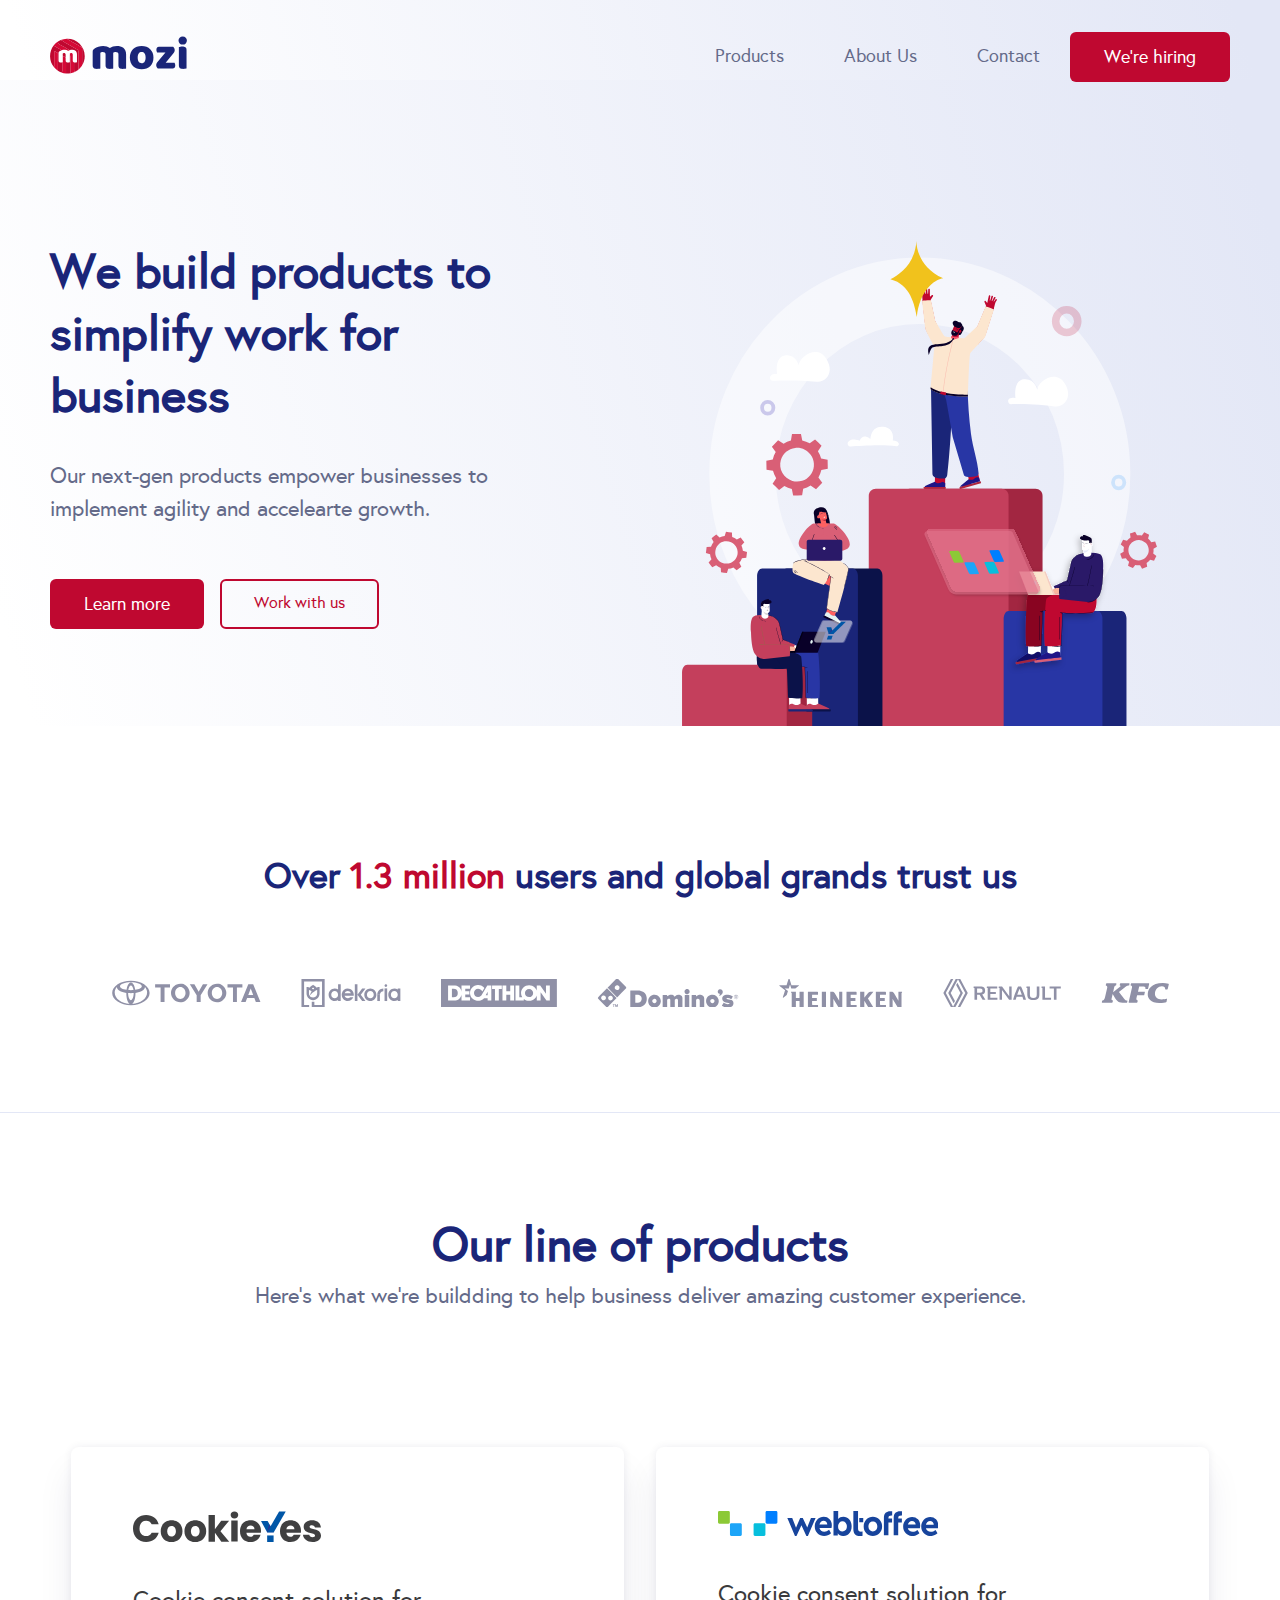
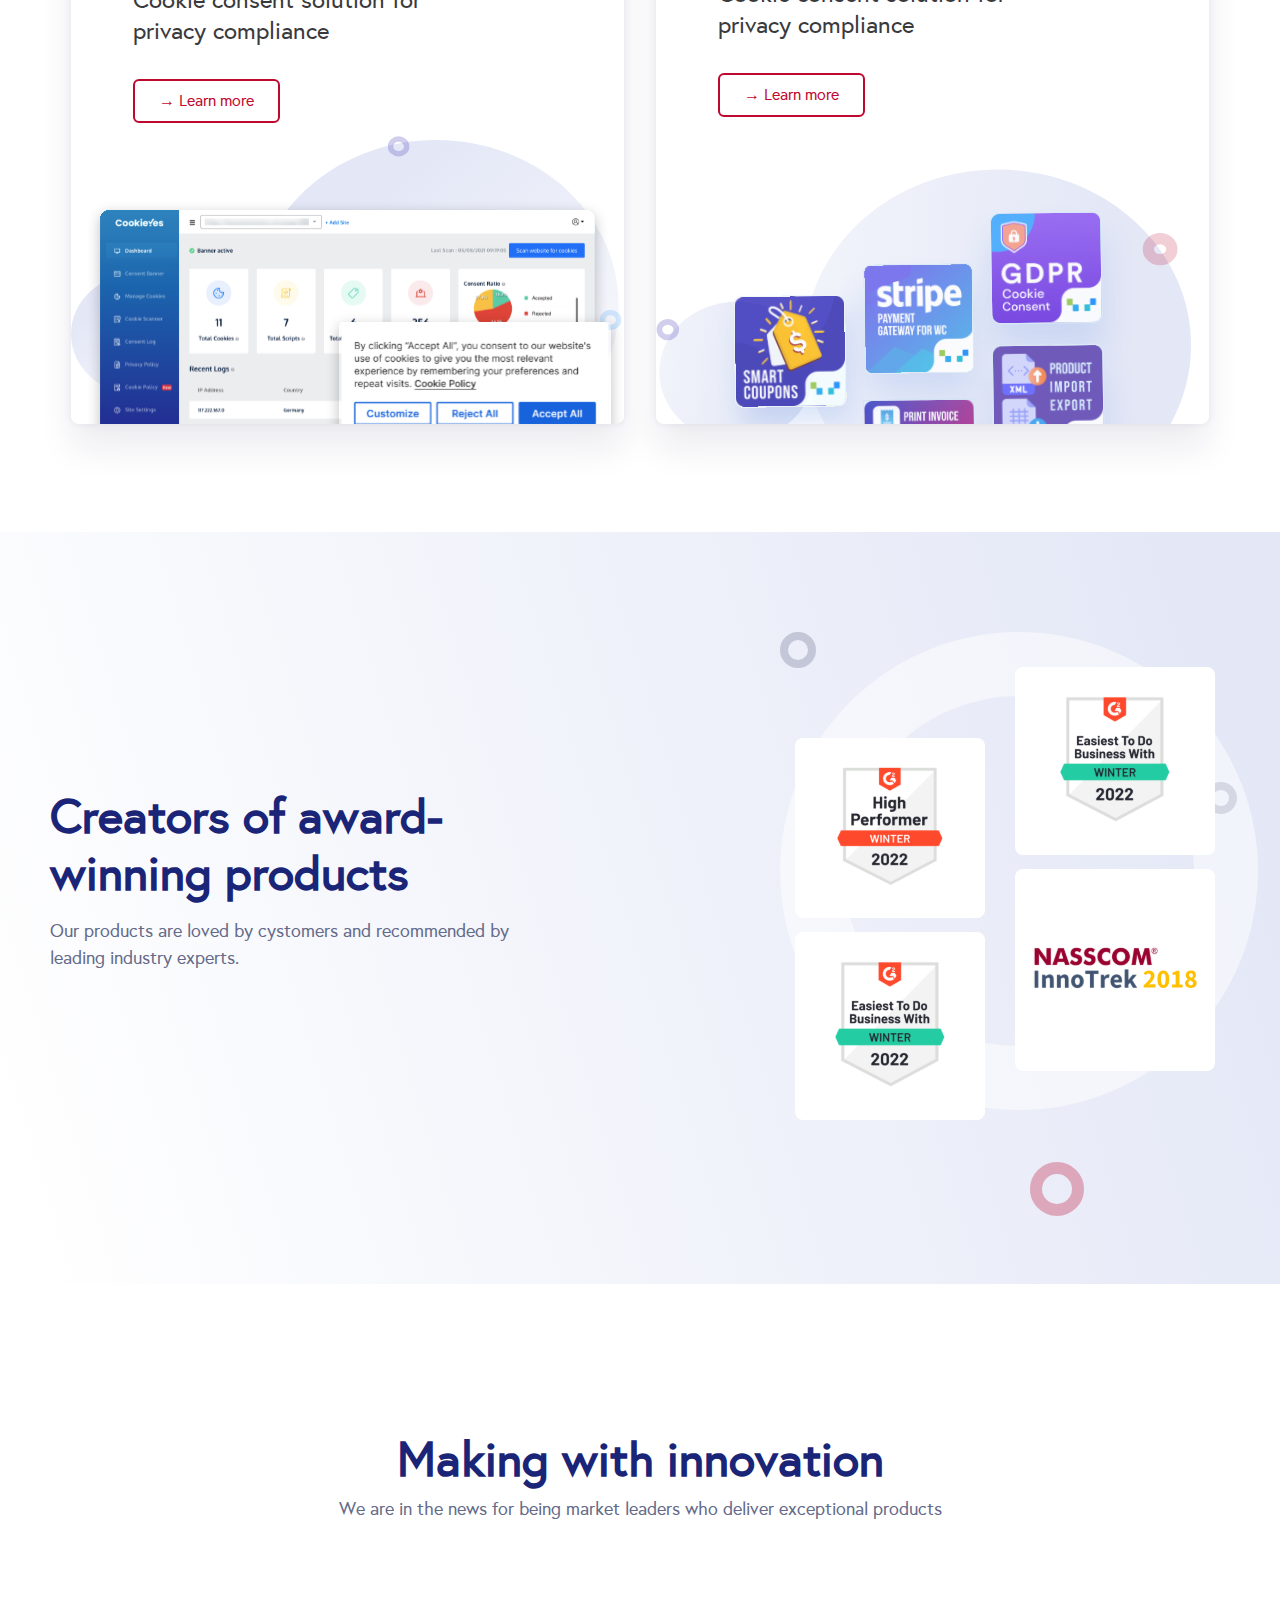
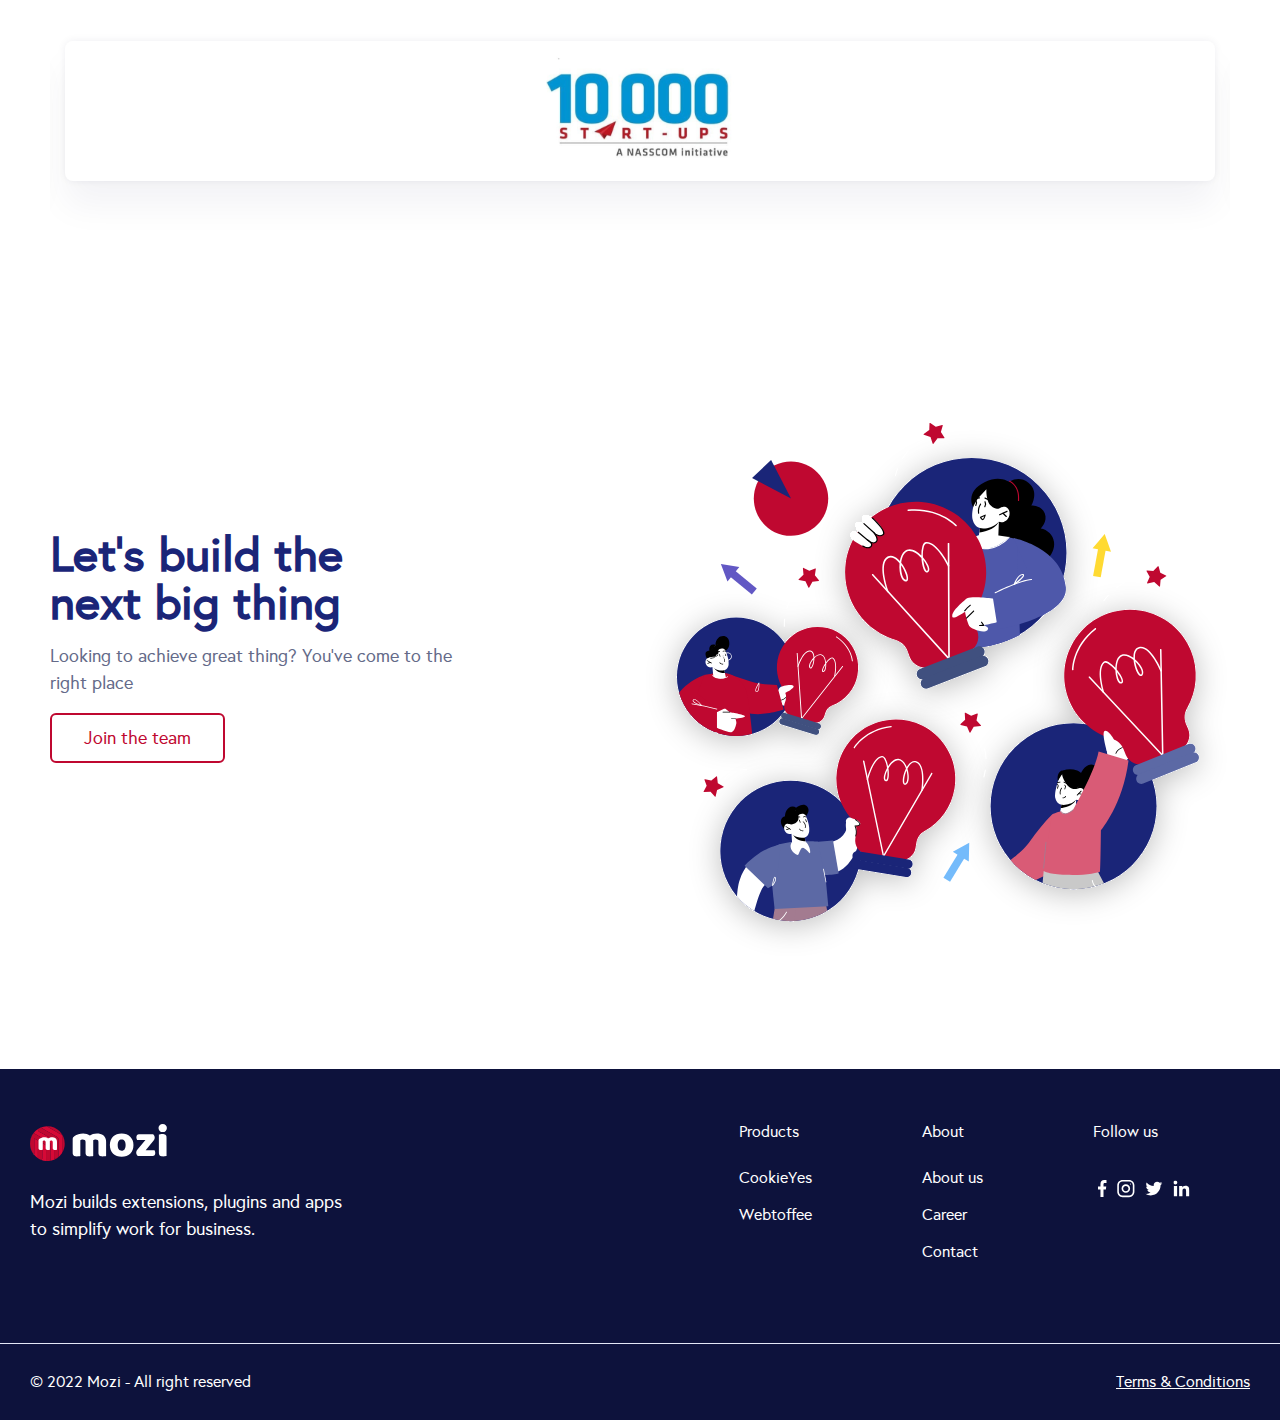
<file: index.html>
<!DOCTYPE html>
<html lang="en">
  <head>
    <meta charset="UTF-8" />
    <meta http-equiv="X-UA-Compatible" content="IE=edge" />
    <meta name="viewport" content="width=device-width, initial-scale=1.0" />
    <link rel="stylesheet" href="assets/css/style.css" />
    <link
      rel="stylesheet"
      href="https://unpkg.com/swiper@8/swiper-bundle.min.css"
    />

    <title>Mozi --- primary page</title>
  </head>
  <body>
    <div class="menuBurger">
      <ul>
        <li class="link">
          <a href="product.html">Products</a>
        </li>
        <li class="link">
          <a href="about.html">About Us</a>
        </li>
        <li class="link">
          <a href="contact.html">Contact</a>
        </li>
        <li class="navButton button">
          <a href="career.html">We're hiring</a>
        </li>
      </ul>
    </div>
    <header>
      <div class="wrapper">
        <div class="headerContainer">
          <div class="logo">
            <a href="index.html"
              ><img src="assets/images/logo.svg" alt="logo"
            /></a>
          </div>
          <div class="menuSmall">
            <div class="menuLogo">
              <div class="menuLine1 line"></div>
              <div class="menuLine2 line"></div>
              <div class="menuLine3 line"></div>
            </div>
          </div>
          <nav>
            <ul>
              <li class="link">
                <a href="product.html">Products</a>
              </li>
              <li class="link">
                <a href="about.html">About Us</a>
              </li>
              <li class="link">
                <a href="contact.html">Contact</a>
              </li>
              <li class="navButton button">
                <a href="career.html">We're hiring</a>
              </li>
            </ul>
          </nav>
        </div>
      </div>
    </header>
    <main>
      <div class="mainScreen">
        <div class="wrapper mainScreenWrapper">
          <div class="content">
            <div class="title">
              We build products to simplify work for business
            </div>
            <div class="subText">
              Our next-gen products empower businesses to implement agility and
              accelearte growth.
            </div>
            <div class="buttons">
              <div class="button">
                <a href=""> Learn more </a>
              </div>
              <div class="button2"><a href="">Work with us</a></div>
            </div>
          </div>
          <div class="contentImage">
            <img src="assets/images/mainscreen.svg" alt="Our achievments" />
          </div>
        </div>
      </div>
      <div class="reputation">
        <div class="wrapper repScreen">
          <div class="repText">
            Over <em>1.3 million</em> users and global grands trust us
          </div>
          <div class="repImages">
            <img src="assets/images/logoRep.svg" alt="logoRep" />
            <img src="assets/images/logoRepDektoria.svg" alt="logoRep" />
            <img src="assets/images/logoRep3.svg" alt="logoRep" />
            <img src="assets/images/logoRep4.svg" alt="logoRep" />
            <img src="assets/images/logoRep5.svg" alt="logoRep" />
            <img src="assets/images/logoRep6.svg" alt="logoRep" />
            <img src="assets/images/logoRep7.svg" alt="logoRep" />
          </div>
        </div>
      </div>
      <div class="products">
        <div class="wrapper productsScreen">
          <div class="productText">
            <div class="productTitle">Our line of products</div>
            <div class="productSub">
              Here's what we're buildding to help business deliver amazing
              customer experience.
            </div>
          </div>
          <div class="productsBlock">
            <div class="productBlock">
              <div class="productInfo">
                <div class="companyName">
                  <img src="assets/images/companyLogo.svg" alt="companyLogo" />
                </div>
                <div class="companyDesc">
                  Cookie consent solution for privacy compliance
                </div>
                <div class="button2 companyBtn">
                  <a href="">&rarr; Learn more</a>
                </div>
              </div>
              <div class="companyImage">
                <img src="assets/images/companyImage.svg" alt="companyImage" />
              </div>
            </div>
            <div class="productsBlock">
              <div class="productBlock">
                <div class="productInfo">
                  <div class="companyName">
                    <img
                      src="assets/images/companyLogo2.svg"
                      alt="companyLogo"
                    />
                  </div>
                  <div class="companyDesc">
                    Cookie consent solution for privacy compliance
                  </div>
                  <div class="button2 companyBtn">
                    <a href="">&rarr; Learn more</a>
                  </div>
                </div>
                <div class="companyImage">
                  <img
                    src="assets/images/companyImage2.svg"
                    alt="companyImage"
                  />
                </div>
              </div>
            </div>
          </div>
        </div>
      </div>
      <div class="awards">
        <div class="wrapper awardsScreen">
          <div class="awardsText">
            <div class="awardTitle">Creators of award-winning products</div>
            <div class="awardSubText">
              Our products are loved by cystomers and recommended by leading
              industry experts.
            </div>
          </div>
          <div class="awardsBlock">
            <div class="circleBig"></div>
            <div class="circleSmall circleSmall1"></div>
            <div class="circleSmall circleSmall2"></div>
            <div class="circleSmallRed"></div>

            <div class="awardCol1 awardCol">
              <div class="awardsItem">
                <img src="assets/images/awarditem.svg" alt="awards" />
              </div>
              <div class="awardsItem">
                <img src="assets/images/awarditem2.svg" alt="awards" />
              </div>
            </div>
            <div class="awardCol2 awardCol">
              <div class="awardsItem">
                <img src="assets/images/awarditem2.svg" alt="awards" />
              </div>
              <div class="awardsItem nasscom">
                <img src="assets/images/awarditem3.svg" alt="awards" />
              </div>
            </div>
          </div>
        </div>
      </div>
      <div class="inovation">
        <div class="wrapper inovationContainer">
          <div class="inovationText">
            <div class="inovationTitle">Making with innovation</div>
            <div class="inovationSubText">
              We are in the news for being market leaders who deliver
              exceptional products
            </div>
          </div>
          <!-- Slider main container -->
          <div class="swiper inovationGalery">
            <!-- Additional required wrapper -->
            <div class="swiper-wrapper">
              <!-- Slides -->
              <div class="swiper-slide">
                <div class="inovationImages">
                  <img src="assets/images/startup.svg" alt="wiki" />
                </div>
              </div>
              <div class="swiper-slide">
                <div class="inovationImages">
                  <img src="assets/images/wiki.svg" alt="wiki" />
                </div>
              </div>
              <div class="swiper-slide">
                <div class="inovationImages">
                  <img src="assets/images/smashingMagazine.svg" alt="wiki" />
                </div>
              </div>
              <div class="swiper-slide">
                <div class="inovationImages">
                  <img src="assets/images/cssAuthor.svg" alt="wiki" />
                </div>
              </div>
            </div>
          </div>
        </div>
      </div>
      <div class="join">
        <div class="wrapper joinContainer">
          <div class="joinText">
            <div class="joinTitle">Let's build the next big thing</div>
            <div class="joinSubText">
              Looking to achieve great thing? You've come to the right place
            </div>
            <div class="button2 joinbutton">
              <a href="">Join the team</a>
            </div>
          </div>
          <div class="joinImage">
            <img src="assets/images/joinImage.svg" alt="joinImage" />
          </div>
        </div>
      </div>
    </main>
    <footer>
      <div class="wrapper footerWrapper">
        <div class="contacts">
          <div class="mozidesc">
            <div class="logoFooter">
              <img src="assets/images/footerLogo.svg" alt="logo" />
            </div>
            <div class="moziInfo">
              Mozi builds extensions, plugins and apps to simplify work for
              business.
            </div>
          </div>
          <div class="footerInfo">
            <div class="footerMenu">
              <div class="productsfooter footerItem">
                <div>
                  <div class="footerTitle"><a href="">Products</a></div>
                  <div class="footerSubText"><a href="">CookieYes</a></div>
                  <div class="footerSubText"><a href="">Webtoffee</a></div>
                </div>
              </div>
              <div class="footerAbout footerItem">
                <div class="aboutfooter">
                  <div class="footerTitle"><a href="">About</a></div>
                  <div class="footerSubText"><a href="">About us</a></div>
                  <div class="footerSubText"><a href="">Career</a></div>
                  <div class="footerSubText"><a href="">Contact</a></div>
                </div>
              </div>
              <div class="footerFollow footerItem">
                <div class="followfooter">
                  <div class="footerTitle"><a href="">Follow us</a></div>
                  <div class="footerImages">
                    <div class="footerFollowImg">
                      <a href=""
                        ><img src="assets/images/facebook.svg" alt="facebook"
                      /></a>
                    </div>
                    <div class="footerFollowImg">
                      <a href=""
                        ><img src="assets/images/instagram.svg" alt="facebook"
                      /></a>
                    </div>
                    <div class="footerFollowImg">
                      <a href=""
                        ><img src="assets/images/twitter.svg" alt="facebook"
                      /></a>
                    </div>
                    <div class="footerFollowImg">
                      <a href=""
                        ><img src="assets/images/linkedIn.svg" alt="facebook"
                      /></a>
                    </div>
                  </div>
                </div>
              </div>
            </div>
          </div>
        </div>
      </div>
      <div class="footerUnder">
        <div class="wrapper footerWrapper">
          <div class="copyRight">&copy; 2022 Mozi - All right reserved</div>
          <div class="terms"><a href="">Terms & Conditions</a></div>
        </div>
      </div>
    </footer>
    <script src="https://unpkg.com/swiper@8/swiper-bundle.min.js"></script>
    <script src="assets/js/app.js"></script>
  </body>
</html>
</file>
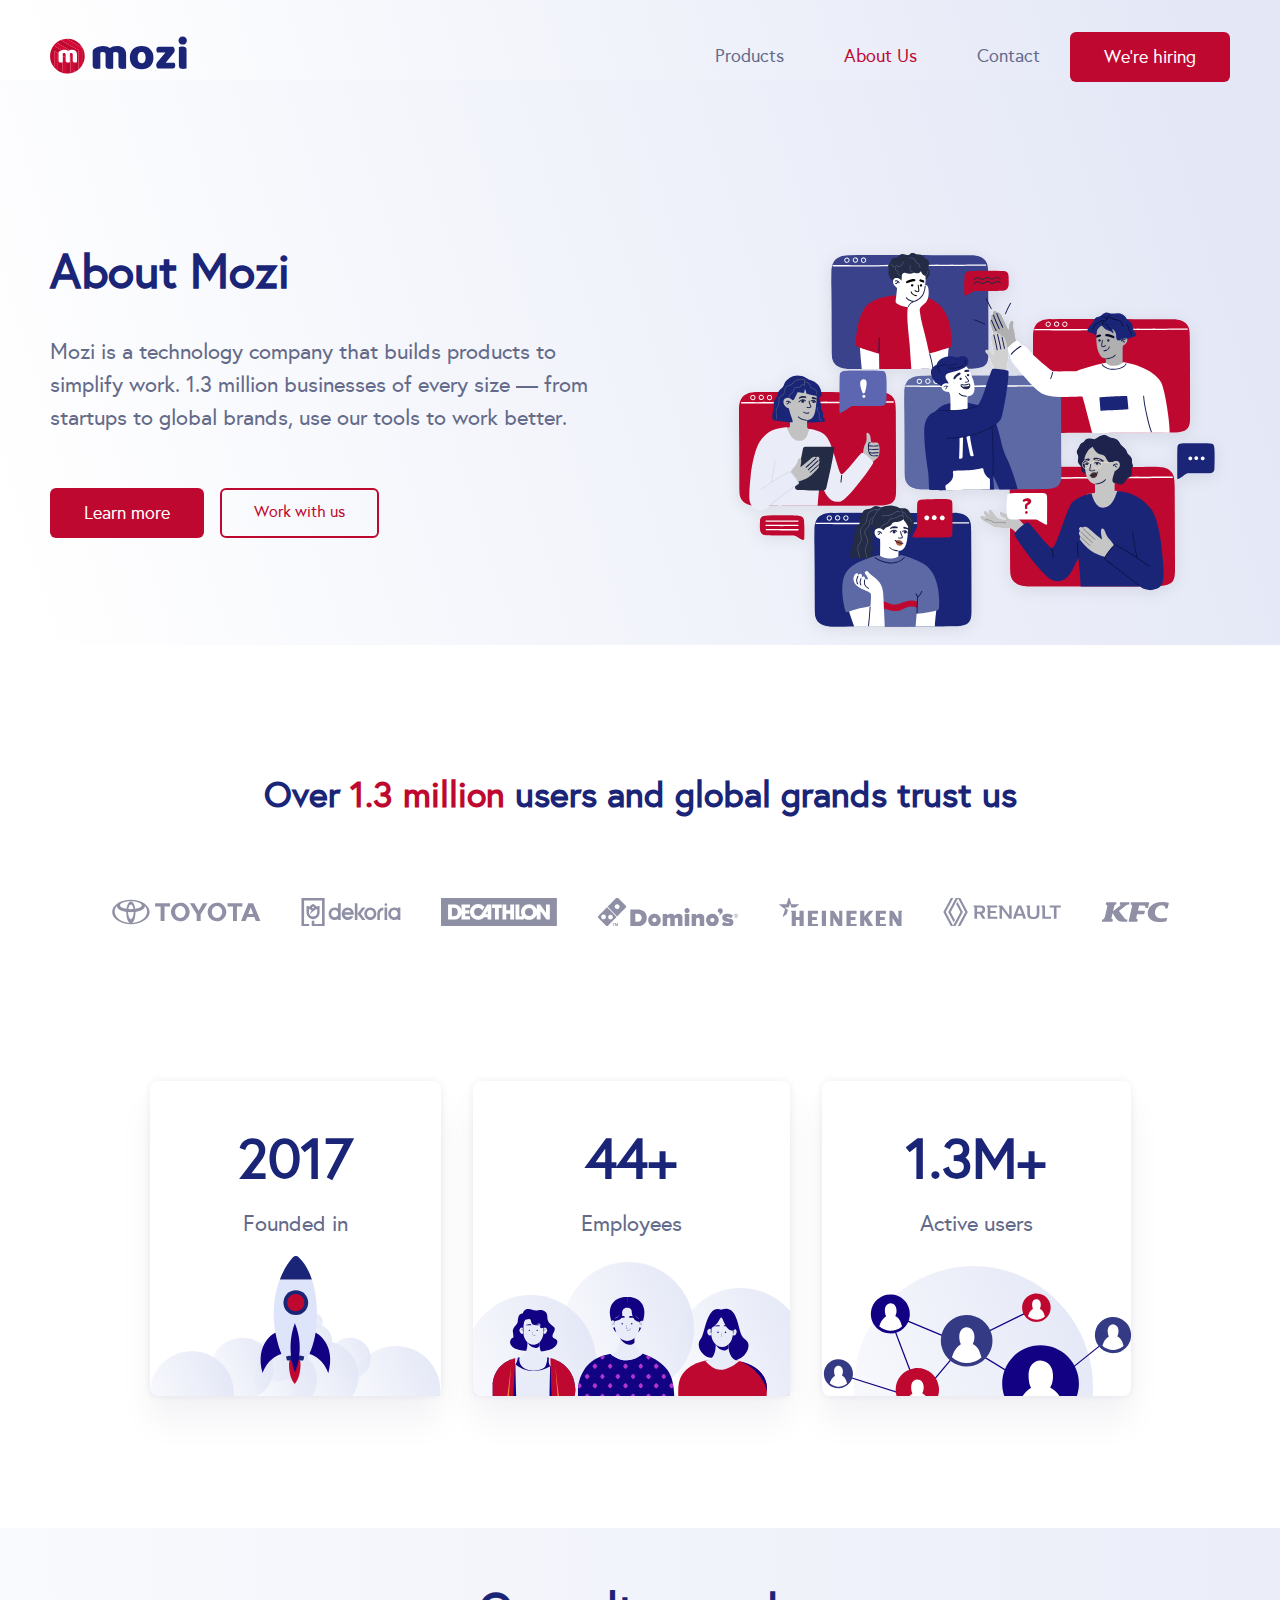
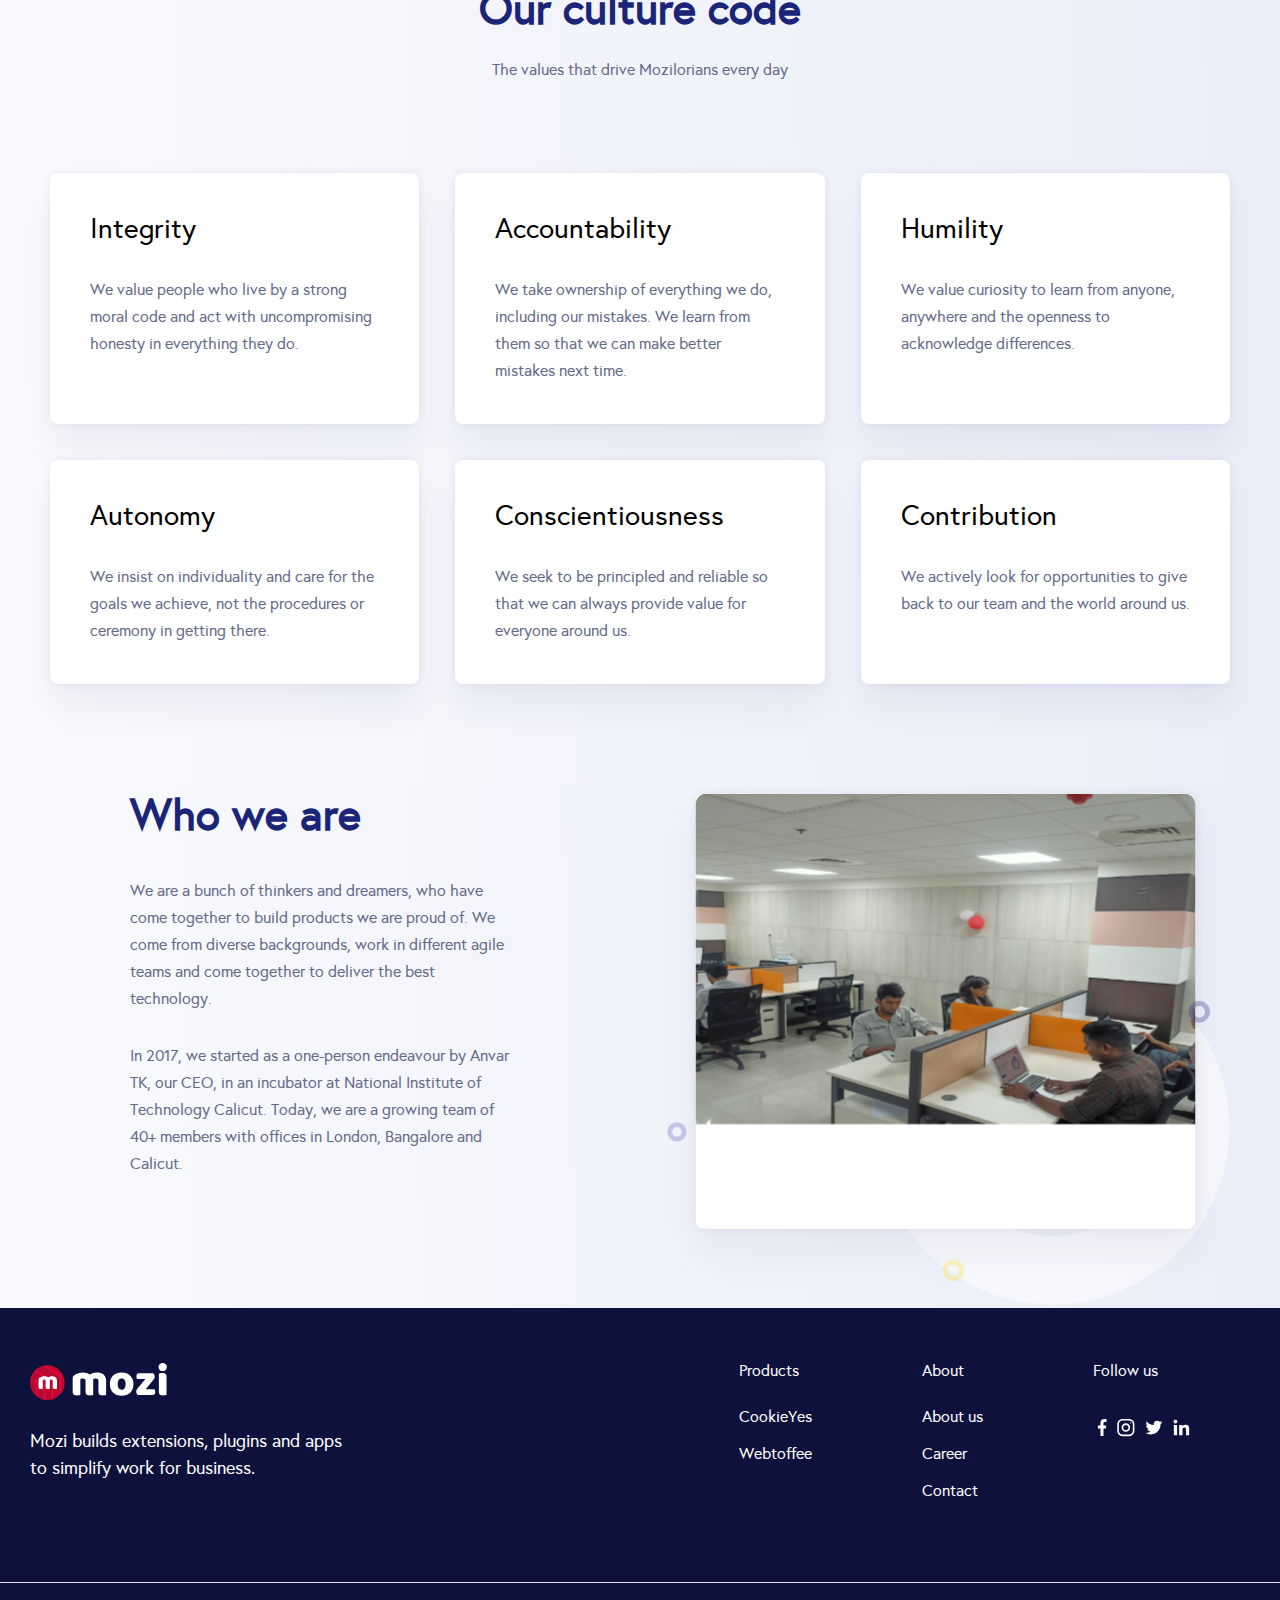
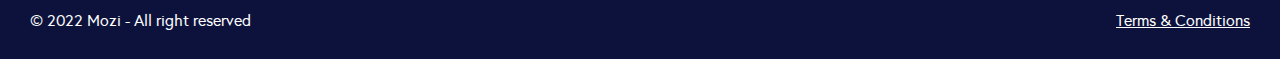
<file: about.html>
<!DOCTYPE html>
<html lang="en">
  <head>
    <meta charset="UTF-8" />
    <meta http-equiv="X-UA-Compatible" content="IE=edge" />
    <meta name="viewport" content="width=device-width, initial-scale=1.0" />
    <link rel="stylesheet" href="assets/css/style.css" />
    <title>Mozi --- Products</title>
  </head>
  <body>
    <div class="menuBurger">
      <ul>
        <li class="link">
          <a href="product.html">Products</a>
        </li>
        <li class="link">
          <a href="about.html">About Us</a>
        </li>
        <li class="link">
          <a href="contact.html">Contact</a>
        </li>
        <li class="navButton button">
          <a href="career.html">We're hiring</a>
        </li>
      </ul>
    </div>
    <header>
      <div class="wrapper">
        <div class="headerContainer">
          <div class="logo">
            <a href="index.html"
              ><img src="assets/images/logo.svg" alt="logo"
            /></a>
          </div>
          <div class="menuSmall">
            <div class="menuLogo">
              <div class="menuLine1 line"></div>
              <div class="menuLine2 line"></div>
              <div class="menuLine3 line"></div>
            </div>
          </div>
          <nav>
            <ul>
              <li class="link">
                <a href="product.html">Products</a>
              </li>
              <li class="link selected">
                <a href="about.html">About Us</a>
              </li>
              <li class="link">
                <a href="contact.html">Contact</a>
              </li>
              <li class="navButton button">
                <a href="career.html">We're hiring</a>
              </li>
            </ul>
          </nav>
        </div>
      </div>
    </header>
    <main>
      <div class="mainScreen">
        <div class="wrapper mainScreenWrapper">
          <div class="content">
            <div class="title">About Mozi</div>
            <div class="subText">
              Mozi is a technology company that builds products to simplify
              work. 1.3 million businesses of every size — from startups to
              global brands, use our tools to work better.
            </div>
            <div class="buttons">
              <div class="button">
                <a href=""> Learn more </a>
              </div>
              <div class="button2"><a href="">Work with us</a></div>
            </div>
          </div>
          <div class="contentImage">
            <img
              src="assets/images/mainScreenAbout.svg"
              alt="Our achievments"
            />
          </div>
        </div>
      </div>
      <div class="reputation">
        <div class="wrapper repScreen">
          <div class="repText">
            Over <em>1.3 million</em> users and global grands trust us
          </div>
          <div class="repImages">
            <img src="assets/images/logoRep.svg" alt="logoRep" />
            <img src="assets/images/logoRepDektoria.svg" alt="logoRep" />
            <img src="assets/images/logoRep3.svg" alt="logoRep" />
            <img src="assets/images/logoRep4.svg" alt="logoRep" />
            <img src="assets/images/logoRep5.svg" alt="logoRep" />
            <img src="assets/images/logoRep6.svg" alt="logoRep" />
            <img src="assets/images/logoRep7.svg" alt="logoRep" />
          </div>
          <div class="repBlocks">
            <div class="repBlock">
              <div class="repBlockTitle">2017</div>
              <div class="repBlockSubText">Founded in</div>
              <div class="repBlockImg">
                <img src="assets/images/repImg.svg" alt="rocket" />
              </div>
            </div>
            <div class="repBlock">
              <div class="repBlockTitle">44+</div>
              <div class="repBlockSubText pad22">Employees</div>
              <div class="repBlockImg">
                <img src="assets/images/repImg2.svg" alt="rocket" />
              </div>
            </div>
            <div class="repBlock">
              <div class="repBlockTitle">1.3M+</div>
              <div class="repBlockSubText pad26">Active users</div>
              <div class="repBlockImg">
                <img src="assets/images/repImg3.svg" alt="rocket" />
              </div>
            </div>
          </div>
        </div>
      </div>
      <div class="culture">
        <div class="wrapper cultureScreen">
          <div class="cultureText">
            <div class="cultureTitle">Our culture code</div>
            <div class="cultureSubText">
              The values that drive Mozilorians every day
            </div>
          </div>
          <div class="cultureBlocks">
            <div class="cultureBlock">
              <div class="cultureBlockText">
                <div class="cultureBlockTitle">Integrity</div>
                <div class="cultuteBlockSubText">
                  We value people who live by a strong moral code and act with
                  uncompromising honesty in everything they do.
                </div>
              </div>
            </div>
            <div class="cultureBlock">
              <div class="cultureBlockText">
                <div class="cultureBlockTitle">Accountability</div>
                <div class="cultuteBlockSubText">
                  We take ownership of everything we do, including our mistakes.
                  We learn from them so that we can make better mistakes next
                  time.
                </div>
              </div>
            </div>
            <div class="cultureBlock">
              <div class="cultureBlockText">
                <div class="cultureBlockTitle">Humility</div>
                <div class="cultuteBlockSubText">
                  We value curiosity to learn from anyone, anywhere and the
                  openness to acknowledge differences.
                </div>
              </div>
            </div>
            <div class="cultureBlock">
              <div class="cultureBlockText">
                <div class="cultureBlockTitle">Autonomy</div>
                <div class="cultuteBlockSubText">
                  We insist on individuality and care for the goals we achieve,
                  not the procedures or ceremony in getting there.
                </div>
              </div>
            </div>
            <div class="cultureBlock">
              <div class="cultureBlockText">
                <div class="cultureBlockTitle">Conscientiousness</div>
                <div class="cultuteBlockSubText">
                  We seek to be principled and reliable so that we can always
                  provide value for everyone around us.
                </div>
              </div>
            </div>
            <div class="cultureBlock">
              <div class="cultureBlockText">
                <div class="cultureBlockTitle">Contribution</div>
                <div class="cultuteBlockSubText">
                  We actively look for opportunities to give back to our team
                  and the world around us.
                </div>
              </div>
            </div>
          </div>
        </div>
      </div>
      <div class="whoWe">
        <div class="wrapper whoWeScreen">
          <div class="whoWeText">
            <div class="whoWeTitle">Who we are</div>
            <div class="whoWeSubText">
              <p>
                We are a bunch of thinkers and dreamers, who have come together
                to build products we are proud of. We come from diverse
                backgrounds, work in different agile teams and come together to
                deliver the best technology.
              </p>
              <p>
                In 2017, we started as a one-person endeavour by Anvar TK, our
                CEO, in an incubator at National Institute of Technology
                Calicut. Today, we are a growing team of 40+ members with
                offices in London, Bangalore and Calicut.
              </p>
            </div>
          </div>
          <div class="whoWeImg">
            <img src="assets/images/whoWeImg.svg" alt="whoWeImg" />
          </div>
        </div>
      </div>
    </main>
    <footer>
      <div class="wrapper footerWrapper">
        <div class="contacts">
          <div class="mozidesc">
            <div class="logoFooter">
              <img src="assets/images/footerLogo.svg" alt="logo" />
            </div>
            <div class="moziInfo">
              Mozi builds extensions, plugins and apps to simplify work for
              business.
            </div>
          </div>
          <div class="footerInfo">
            <div class="footerMenu">
              <div class="productsfooter footerItem">
                <div>
                  <div class="footerTitle"><a href="">Products</a></div>
                  <div class="footerSubText"><a href="">CookieYes</a></div>
                  <div class="footerSubText"><a href="">Webtoffee</a></div>
                </div>
              </div>
              <div class="footerAbout footerItem">
                <div class="aboutfooter">
                  <div class="footerTitle"><a href="">About</a></div>
                  <div class="footerSubText"><a href="">About us</a></div>
                  <div class="footerSubText"><a href="">Career</a></div>
                  <div class="footerSubText"><a href="">Contact</a></div>
                </div>
              </div>
              <div class="footerFollow footerItem">
                <div class="followfooter">
                  <div class="footerTitle"><a href="">Follow us</a></div>
                  <div class="footerImages">
                    <div class="footerFollowImg">
                      <a href=""
                        ><img src="assets/images/facebook.svg" alt="facebook"
                      /></a>
                    </div>
                    <div class="footerFollowImg">
                      <a href=""
                        ><img src="assets/images/instagram.svg" alt="facebook"
                      /></a>
                    </div>
                    <div class="footerFollowImg">
                      <a href=""
                        ><img src="assets/images/twitter.svg" alt="facebook"
                      /></a>
                    </div>
                    <div class="footerFollowImg">
                      <a href=""
                        ><img src="assets/images/linkedIn.svg" alt="facebook"
                      /></a>
                    </div>
                  </div>
                </div>
              </div>
            </div>
          </div>
        </div>
      </div>
      <div class="footerUnder">
        <div class="wrapper footerWrapper">
          <div class="copyRight">&copy; 2022 Mozi - All right reserved</div>
          <div class="terms"><a href="">Terms & Conditions</a></div>
        </div>
      </div>
    </footer>
    <script src="assets/js/app.js"></script>
  </body>
</html>
</file>
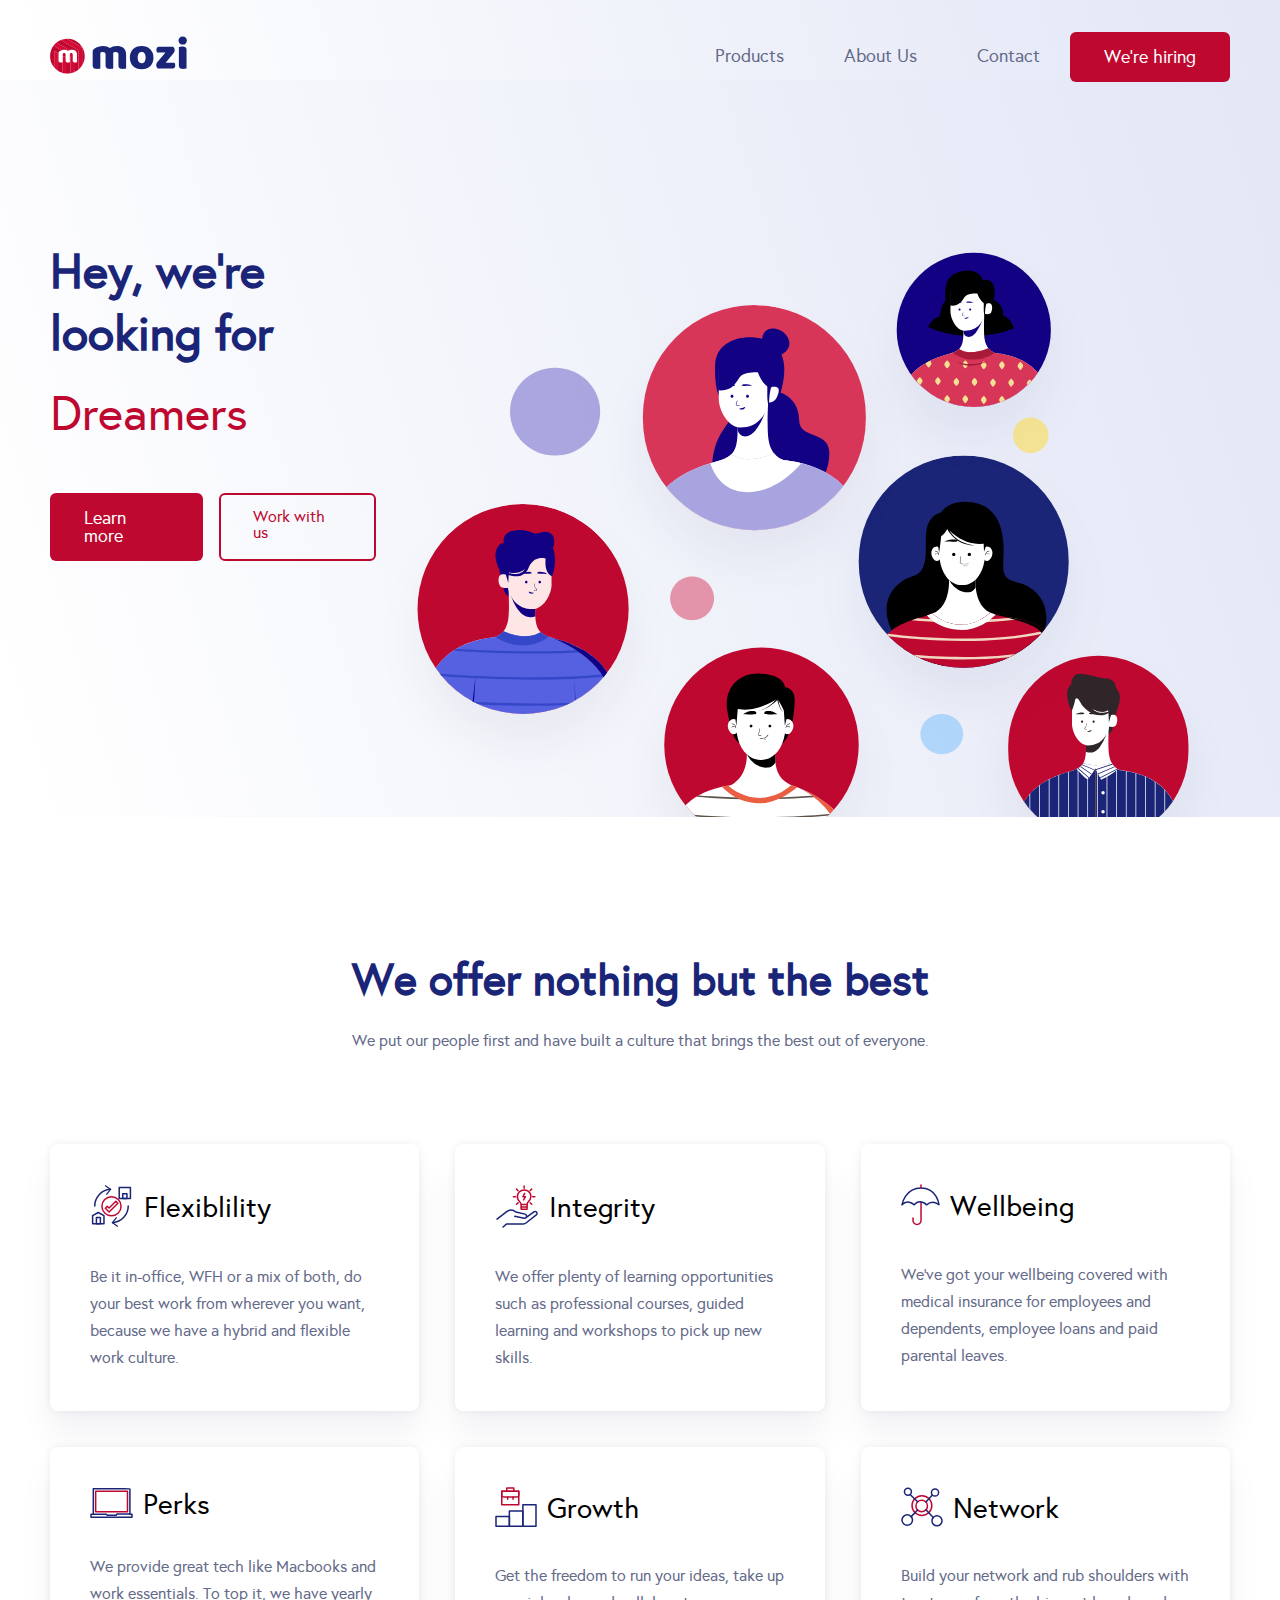
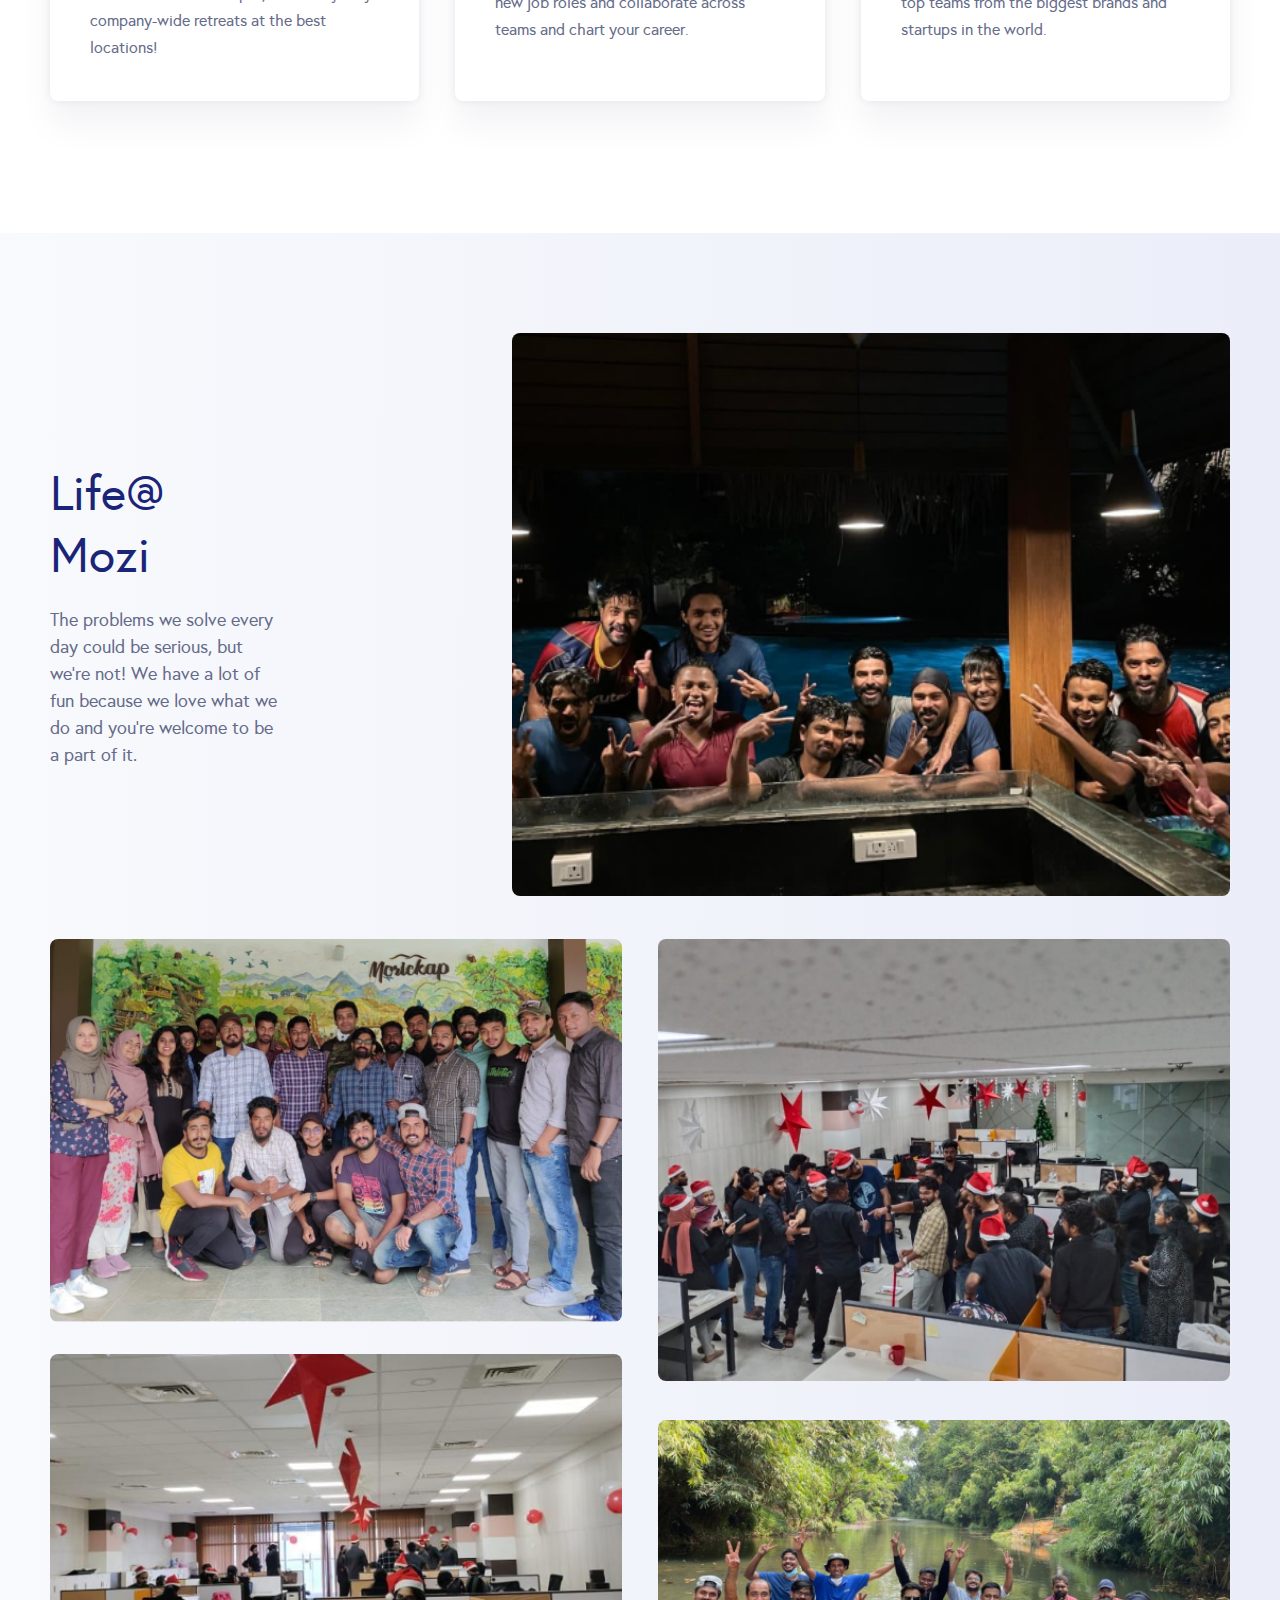
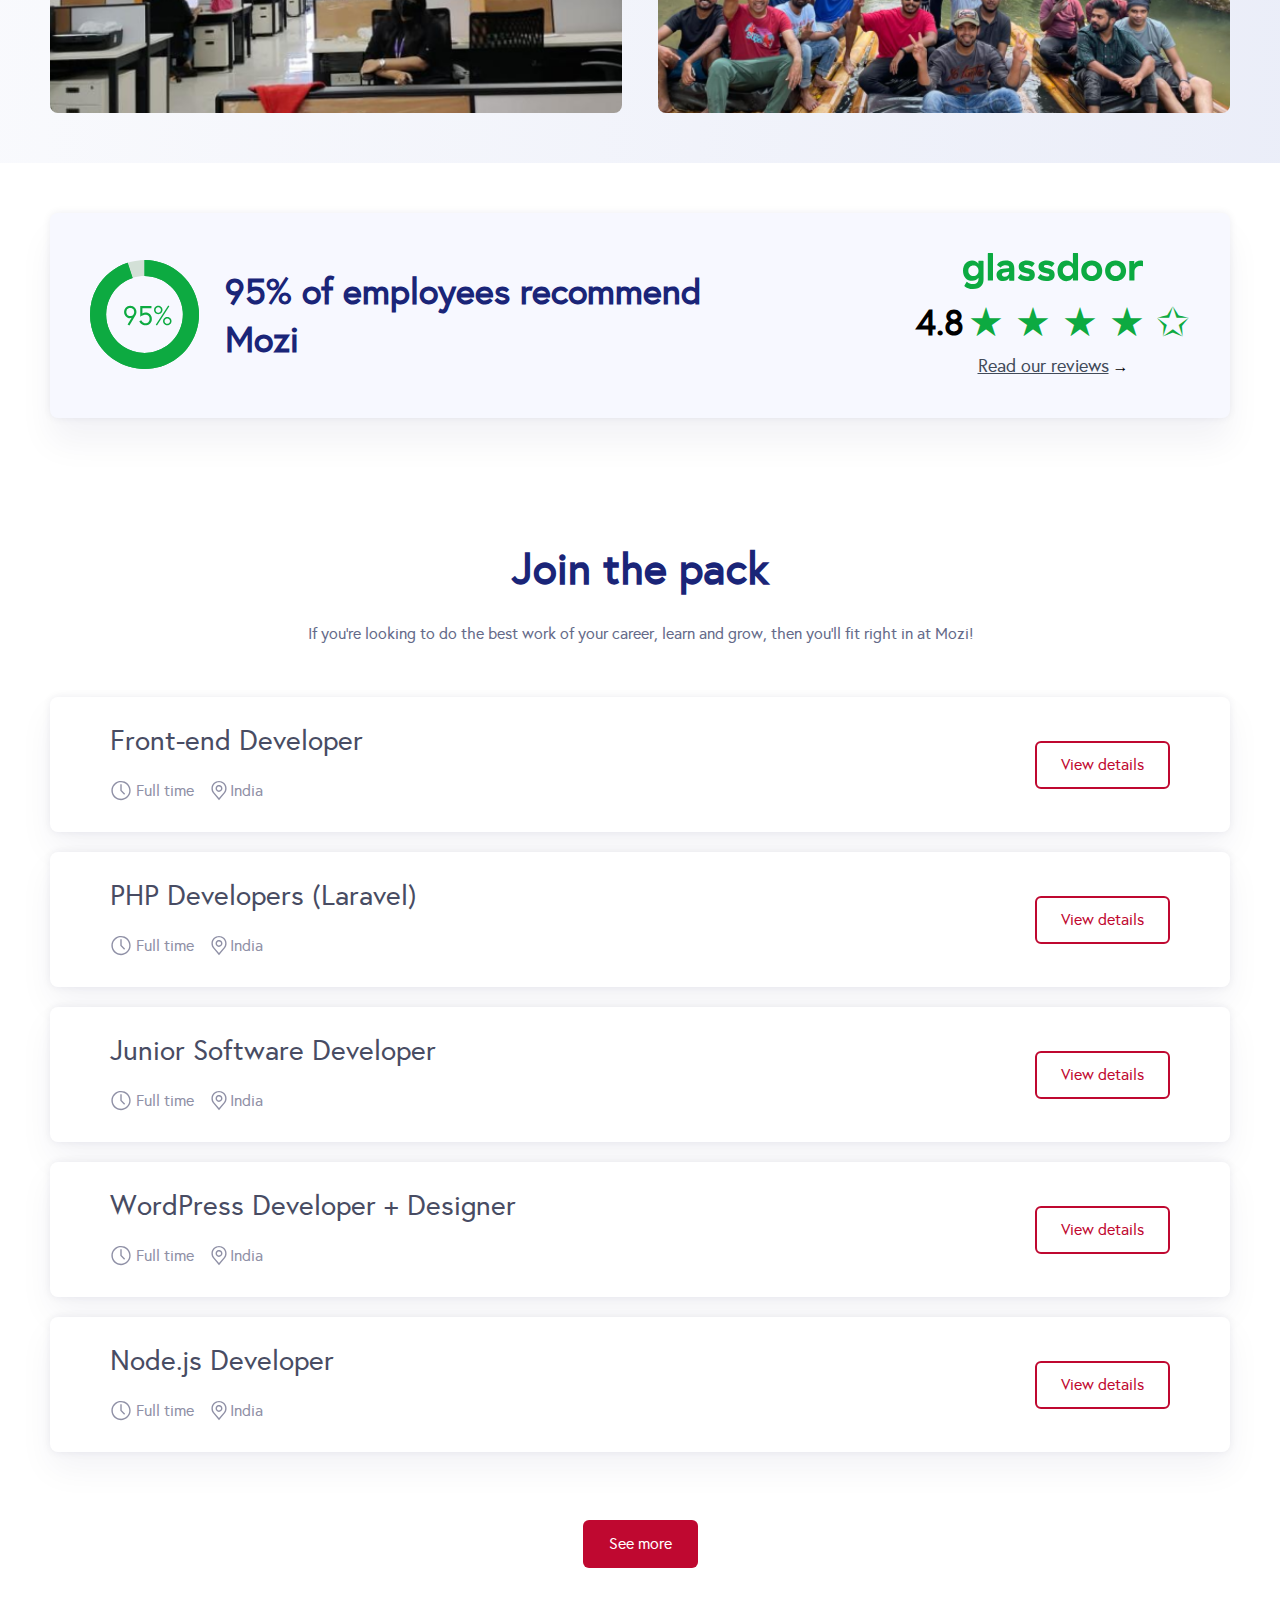
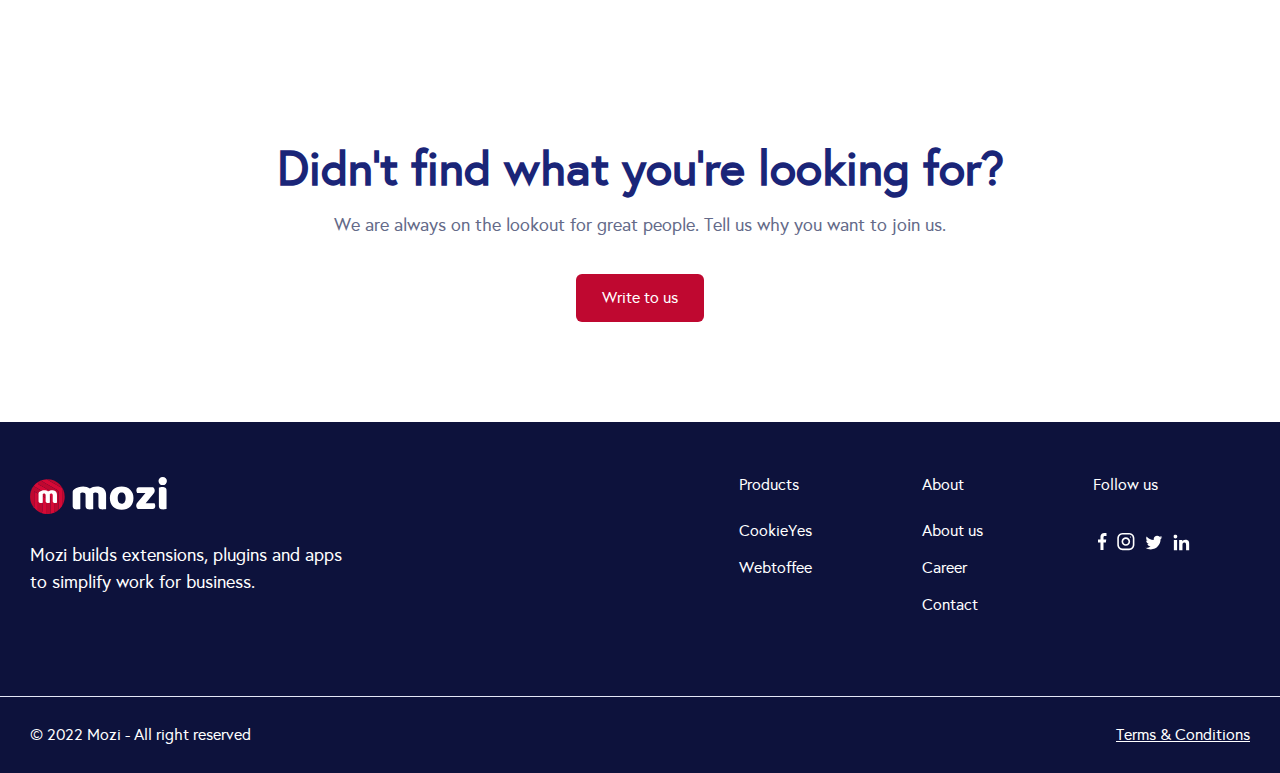
<file: career.html>
<!DOCTYPE html>
<html lang="en">
  <head>
    <meta charset="UTF-8" />
    <meta http-equiv="X-UA-Compatible" content="IE=edge" />
    <meta name="viewport" content="width=device-width, initial-scale=1.0" />
    <link rel="stylesheet" href="assets/css/style.css" />
    <title>Mozi --- Products</title>
  </head>
  <body>
    <div class="menuBurger">
      <ul>
        <li class="link">
          <a href="product.html">Products</a>
        </li>
        <li class="link">
          <a href="about.html">About Us</a>
        </li>
        <li class="link">
          <a href="contact.html">Contact</a>
        </li>
        <li class="navButton button">
          <a href="career.html">We're hiring</a>
        </li>
      </ul>
    </div>
    <header>
      <div class="wrapper">
        <div class="headerContainer">
          <div class="logo">
            <a href="index.html"
              ><img src="assets/images/logo.svg" alt="logo"
            /></a>
          </div>
          <div class="menuSmall">
            <div class="menuLogo">
              <div class="menuLine1 line"></div>
              <div class="menuLine2 line"></div>
              <div class="menuLine3 line"></div>
            </div>
          </div>
          <nav>
            <ul>
              <li class="link">
                <a href="product.html">Products</a>
              </li>
              <li class="link">
                <a href="about.html">About Us</a>
              </li>
              <li class="link">
                <a href="contact.html">Contact</a>
              </li>
              <li class="navButton button">
                <a href="career.html">We're hiring</a>
              </li>
            </ul>
          </nav>
        </div>
      </div>
    </header>
    <main>
      <div class="mainScreen">
        <div class="wrapper mainScreenWrapper">
          <div class="content">
            <div class="title">Hey, we're looking for</div>
            <div class="subText">
              <em>Dreamers</em>
            </div>
            <div class="buttons">
              <div class="button">
                <a href=""> Learn more </a>
              </div>
              <div class="button2"><a href="">Work with us</a></div>
            </div>
          </div>
          <div class="contentImage">
            <img
              src="assets/images/mainScreenCareer.svg"
              alt="Our achievments"
            />
          </div>
        </div>
      </div>
      <div class="offer">
        <div class="wrapper offerScreen">
          <div class="offerText">
            <div class="offerTitle">We offer nothing but the best</div>
            <div class="offerSubText">
              We put our people first and have built a culture that brings the
              best out of everyone.
            </div>
          </div>
          <div class="offerBlocks">
            <div class="offerBlock">
              <div class="offerBlockText">
                <div class="offerBlockTitleBlock">
                  <div class="offerBlockImg">
                    <img
                      src="assets/images/flexibility.svg"
                      alt="learningImg"
                    />
                  </div>
                  <div class="offerBlockTitle">Flexiblility</div>
                </div>
                <div class="offerBlockSubText">
                  Be it in-office, WFH or a mix of both, do your best work from
                  wherever you want, because we have a hybrid and flexible work
                  culture.
                </div>
              </div>
            </div>
            <div class="offerBlock">
              <div class="offerBlockText">
                <div class="offerBlockTitleBlock">
                  <div class="offerBlockImg">
                    <img src="assets/images/learning.svg" alt="learningImg" />
                  </div>
                  <div class="offerBlockTitle">Integrity</div>
                </div>
                <div class="offerBlockSubText">
                  We offer plenty of learning opportunities such as professional
                  courses, guided learning and workshops to pick up new skills.
                </div>
              </div>
            </div>
            <div class="offerBlock">
              <div class="offerBlockText">
                <div class="offerBlockTitleBlock">
                  <div class="offerBlockImg">
                    <img src="assets/images/umbrella.svg" alt="learningImg" />
                  </div>
                  <div class="offerBlockTitle">Wellbeing</div>
                </div>
                <div class="offerBlockSubText">
                  We’ve got your wellbeing covered with medical insurance for
                  employees and dependents, employee loans and paid parental
                  leaves.
                </div>
              </div>
            </div>
            <div class="offerBlock">
              <div class="offerBlockText">
                <div class="offerBlockTitleBlock">
                  <div class="offerBlockImg">
                    <img src="assets/images/laptop.svg" alt="learningImg" />
                  </div>
                  <div class="offerBlockTitle">Perks</div>
                </div>
                <div class="offerBlockSubText">
                  We provide great tech like Macbooks and work essentials. To
                  top it, we have yearly company-wide retreats at the best
                  locations!
                </div>
              </div>
            </div>
            <div class="offerBlock">
              <div class="offerBlockText">
                <div class="offerBlockTitleBlock">
                  <div class="offerBlockImg">
                    <img src="assets/images/business.svg" alt="learningImg" />
                  </div>
                  <div class="offerBlockTitle">Growth</div>
                </div>
                <div class="offerBlockSubText">
                  Get the freedom to run your ideas, take up new job roles and
                  collaborate across teams and chart your career.
                </div>
              </div>
            </div>
            <div class="offerBlock">
              <div class="offerBlockText">
                <div class="offerBlockTitleBlock">
                  <div class="offerBlockImg">
                    <img src="assets/images/network.svg" alt="learningImg" />
                  </div>
                  <div class="offerBlockTitle">Network</div>
                </div>
                <div class="offerBlockSubText">
                  Build your network and rub shoulders with top teams from the
                  biggest brands and startups in the world.
                </div>
              </div>
            </div>
          </div>
        </div>
      </div>
      <div class="life">
        <div class="wrapper lifeScreen">
          <div class="lifeBlock">
            <div class="lifeText">
              <div class="lifeTitle">Life@ Mozi</div>
              <div class="lifeSubText">
                The problems we solve every day could be serious, but we’re not!
                We have a lot of fun because we love what we do and you’re
                welcome to be a part of it.
              </div>
            </div>
            <div class="lifeImg">
              <img src="assets/images/life.png" alt="ourLife" />
            </div>
          </div>
          <div class="lifeGalery">
            <div class="lifeGaleryImg img1">
              <img src="assets/images/life2.png" alt="ourLife" />
            </div>
            <div class="lifeGaleryImg img2">
              <img src="assets/images/life3.png" alt="ourLife" />
            </div>
            <div class="lifeGaleryImg img3">
              <img src="assets/images/life4.png" alt="ourLife" />
            </div>
            <div class="lifeGaleryImg img4">
              <img src="assets/images/life5.png" alt="ourLife" />
            </div>
          </div>
        </div>
      </div>
      <div class="review">
        <div class="wrapper reviewScreen">
          <div class="reviewBlock">
            <div class="reviewRate">
              <div class="reviewImg">
                <img src="assets/images/rate.svg" alt="rate" />
              </div>
              <div class="reviewTitle">95% of employees recommend Mozi</div>
            </div>
            <div class="reviewClient">
              <div class="reviewClientImg">
                <img src="assets/images/rateClient.svg" alt="ourClient" />
              </div>
              <div class="reviewClientRate">
                <div class="reviewRateText">4.8</div>
                <div class="reviewRateStars">
                  &#9733; &#9733; &#9733; &#9733; &#10025;
                </div>
              </div>
              <div class="reviewClientRead">
                <a href="">Read our reviews</a>
                &rarr;
              </div>
            </div>
          </div>
          <div class="join">
            <div class="joinText">
              <div class="joinTitle">Join the pack</div>
              <div class="joinSubText">
                If you’re looking to do the best work of your career, learn and
                grow, then you’ll fit right in at Mozi!
              </div>
            </div>
            <div class="joinBlocks">
              <div class="joinBlock">
                <div class="joinBlockText">
                  <div class="joinBlockTitle">Front-end Developer</div>
                  <div class="info">
                    <div class="time">
                      <img src="assets/images/time.svg" alt="timeLogo" />
                      Full time
                    </div>
                    <div class="geo">
                      <img src="assets/images/geo.svg" alt="timeLogo" />
                      India
                    </div>
                  </div>
                </div>
                <div class="button2 joinButton">
                  <a href="">View details</a>
                </div>
              </div>
              <div class="joinBlock">
                <div class="joinBlockText">
                  <div class="joinBlockTitle">PHP Developers (Laravel)</div>
                  <div class="info">
                    <div class="time">
                      <img src="assets/images/time.svg" alt="timeLogo" />
                      Full time
                    </div>
                    <div class="geo">
                      <img src="assets/images/geo.svg" alt="timeLogo" />
                      India
                    </div>
                  </div>
                </div>
                <div class="button2 joinButton">
                  <a href="">View details</a>
                </div>
              </div>
              <div class="joinBlock">
                <div class="joinBlockText">
                  <div class="joinBlockTitle">Junior Software Developer</div>
                  <div class="info">
                    <div class="time">
                      <img src="assets/images/time.svg" alt="timeLogo" />
                      Full time
                    </div>
                    <div class="geo">
                      <img src="assets/images/geo.svg" alt="timeLogo" />
                      India
                    </div>
                  </div>
                </div>
                <div class="button2 joinButton">
                  <a href="">View details</a>
                </div>
              </div>
              <div class="joinBlock">
                <div class="joinBlockText">
                  <div class="joinBlockTitle">
                    WordPress Developer + Designer
                  </div>
                  <div class="info">
                    <div class="time">
                      <img src="assets/images/time.svg" alt="timeLogo" />
                      Full time
                    </div>
                    <div class="geo">
                      <img src="assets/images/geo.svg" alt="timeLogo" />
                      India
                    </div>
                  </div>
                </div>
                <div class="button2 joinButton">
                  <a href="">View details</a>
                </div>
              </div>
              <div class="joinBlock">
                <div class="joinBlockText">
                  <div class="joinBlockTitle">Node.js Developer</div>
                  <div class="info">
                    <div class="time">
                      <img src="assets/images/time.svg" alt="timeLogo" />
                      Full time
                    </div>
                    <div class="geo">
                      <img src="assets/images/geo.svg" alt="timeLogo" />
                      India
                    </div>
                  </div>
                </div>
                <div class="button2 joinButton">
                  <a href="">View details</a>
                </div>
              </div>
            </div>
            <div class="seeMore">
              <div class="button seeMoreBtn">
                <a href="">See more</a>
              </div>
            </div>
            <div class="didntFind">
              <div class="didntFindText">
                <div class="title">Didn’t find what you’re looking for?</div>
                <div class="subText">
                  We are always on the lookout for great people. Tell us why you
                  want to join us.
                </div>
                <div class="seeMore writeTo">
                  <div class="button seeMoreBtn">
                    <a href="">Write to us</a>
                  </div>
                </div>
              </div>
            </div>
          </div>
        </div>
      </div>
    </main>
    <footer>
      <div class="wrapper footerWrapper">
        <div class="contacts">
          <div class="mozidesc">
            <div class="logoFooter">
              <img src="assets/images/footerLogo.svg" alt="logo" />
            </div>
            <div class="moziInfo">
              Mozi builds extensions, plugins and apps to simplify work for
              business.
            </div>
          </div>
          <div class="footerInfo">
            <div class="footerMenu">
              <div class="productsfooter footerItem">
                <div>
                  <div class="footerTitle"><a href="">Products</a></div>
                  <div class="footerSubText"><a href="">CookieYes</a></div>
                  <div class="footerSubText"><a href="">Webtoffee</a></div>
                </div>
              </div>
              <div class="footerAbout footerItem">
                <div class="aboutfooter">
                  <div class="footerTitle"><a href="">About</a></div>
                  <div class="footerSubText"><a href="">About us</a></div>
                  <div class="footerSubText"><a href="">Career</a></div>
                  <div class="footerSubText"><a href="">Contact</a></div>
                </div>
              </div>
              <div class="footerFollow footerItem">
                <div class="followfooter">
                  <div class="footerTitle"><a href="">Follow us</a></div>
                  <div class="footerImages">
                    <div class="footerFollowImg">
                      <a href=""
                        ><img src="assets/images/facebook.svg" alt="facebook"
                      /></a>
                    </div>
                    <div class="footerFollowImg">
                      <a href=""
                        ><img src="assets/images/instagram.svg" alt="facebook"
                      /></a>
                    </div>
                    <div class="footerFollowImg">
                      <a href=""
                        ><img src="assets/images/twitter.svg" alt="facebook"
                      /></a>
                    </div>
                    <div class="footerFollowImg">
                      <a href=""
                        ><img src="assets/images/linkedIn.svg" alt="facebook"
                      /></a>
                    </div>
                  </div>
                </div>
              </div>
            </div>
          </div>
        </div>
      </div>
      <div class="footerUnder">
        <div class="wrapper footerWrapper">
          <div class="copyRight">&copy; 2022 Mozi - All right reserved</div>
          <div class="terms"><a href="">Terms & Conditions</a></div>
        </div>
      </div>
    </footer>
    <script src="assets/js/app.js"></script>
  </body>
</html>
</file>
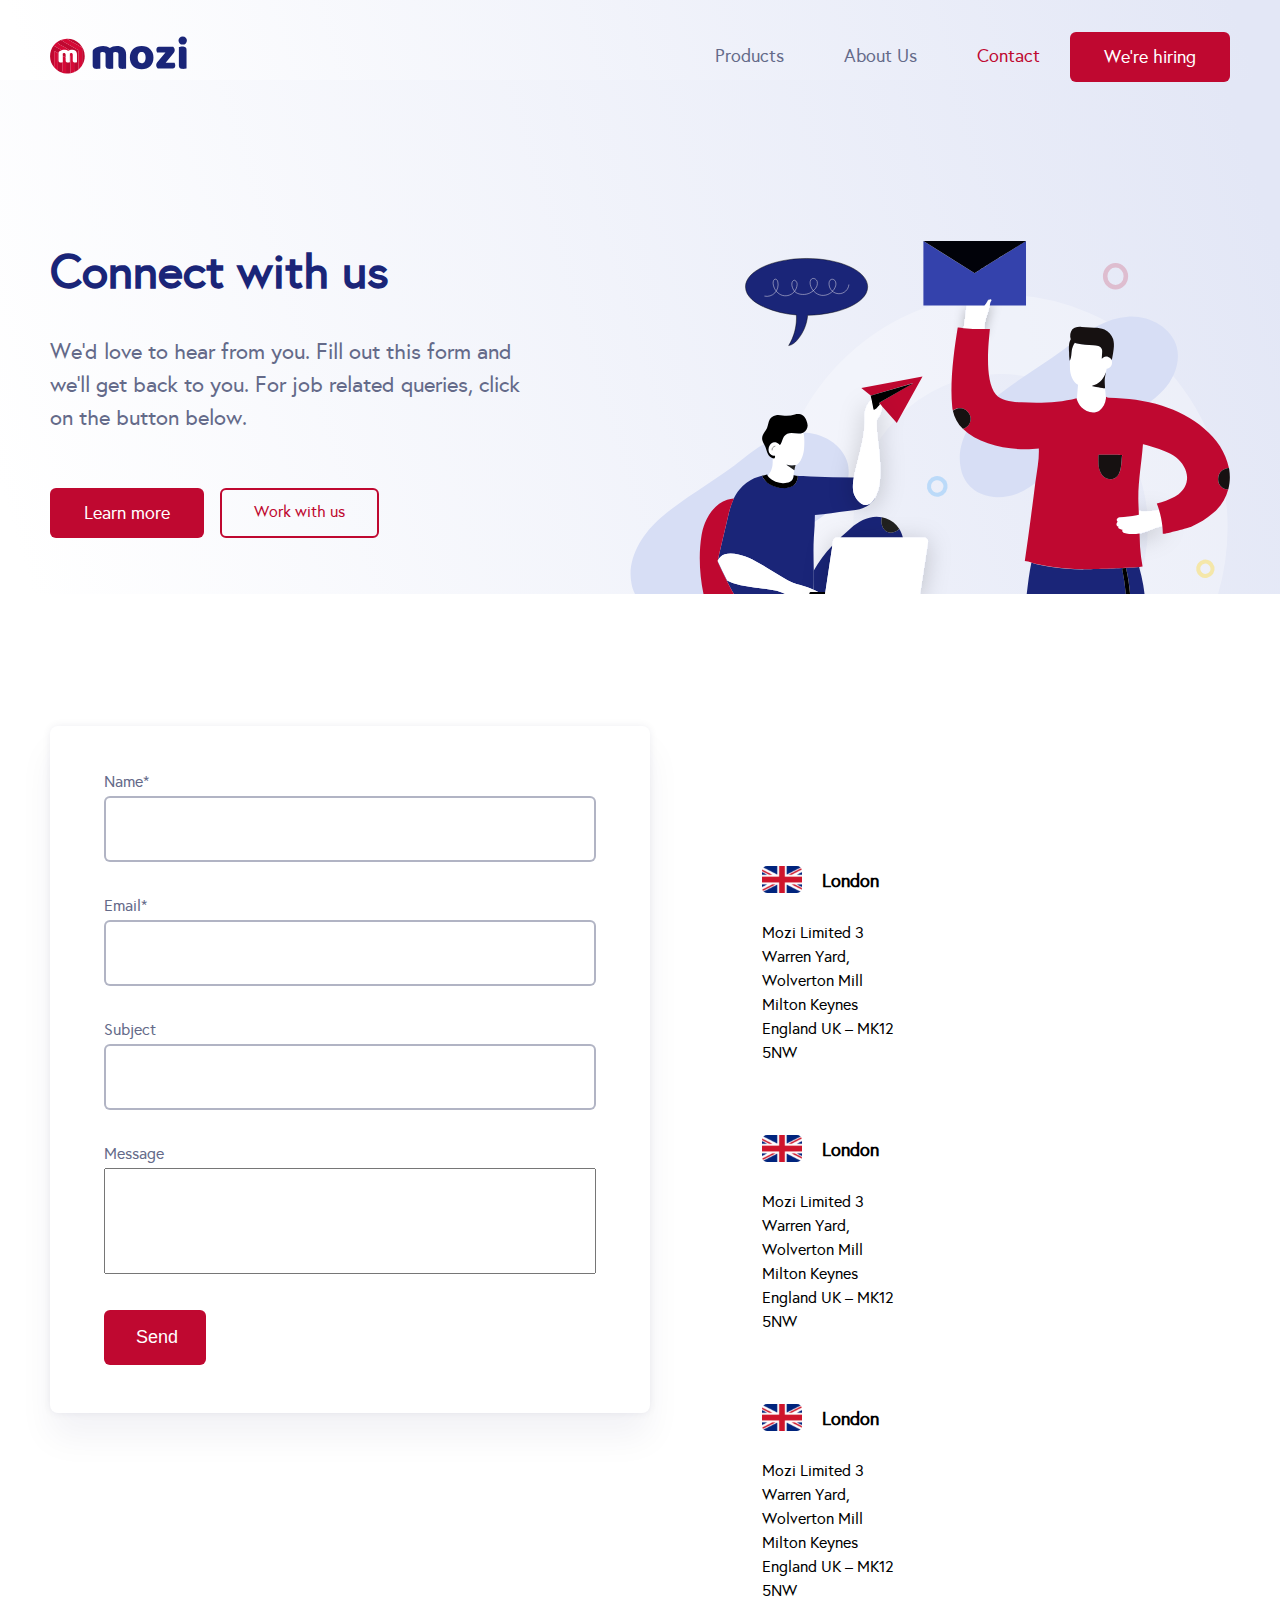
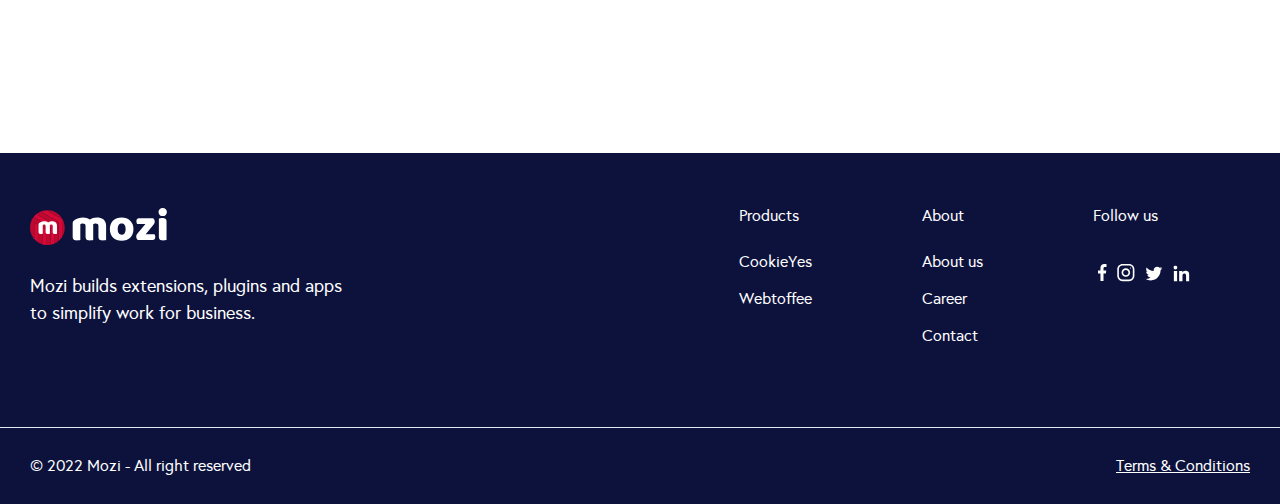
<file: contact.html>
<!DOCTYPE html>
<html lang="en">
  <head>
    <meta charset="UTF-8" />
    <meta http-equiv="X-UA-Compatible" content="IE=edge" />
    <meta name="viewport" content="width=device-width, initial-scale=1.0" />
    <link rel="stylesheet" href="assets/css/style.css" />
    <title>Mozi --- Products</title>
  </head>
  <body>
    <div class="menuBurger">
      <ul>
        <li class="link">
          <a href="product.html">Products</a>
        </li>
        <li class="link">
          <a href="about.html">About Us</a>
        </li>
        <li class="link">
          <a href="contact.html">Contact</a>
        </li>
        <li class="navButton button">
          <a href="career.html">We're hiring</a>
        </li>
      </ul>
    </div>
    <header>
      <div class="wrapper">
        <div class="headerContainer">
          <div class="logo">
            <a href="index.html"
              ><img src="assets/images/logo.svg" alt="logo"
            /></a>
          </div>
          <div class="menuSmall">
            <div class="menuLogo">
              <div class="menuLine1 line"></div>
              <div class="menuLine2 line"></div>
              <div class="menuLine3 line"></div>
            </div>
          </div>
          <nav>
            <ul>
              <li class="link">
                <a href="product.html">Products</a>
              </li>
              <li class="link">
                <a href="about.html">About Us</a>
              </li>
              <li class="link selected">
                <a href="contact.html">Contact</a>
              </li>
              <li class="navButton button">
                <a href="career.html">We're hiring</a>
              </li>
            </ul>
          </nav>
        </div>
      </div>
    </header>
    <main>
      <div class="mainScreen">
        <div class="wrapper mainScreenWrapper">
          <div class="content">
            <div class="title">Connect with us</div>
            <div class="subText">
              We’d love to hear from you. Fill out this form and we’ll get back
              to you. For job related queries, click on the button below.
            </div>
            <div class="buttons">
              <div class="button">
                <a href=""> Learn more </a>
              </div>
              <div class="button2"><a href="">Work with us</a></div>
            </div>
          </div>
          <div class="contentImage">
            <img
              src="assets/images/mainScreenContact.svg"
              alt="Our achievments"
            />
          </div>
        </div>
      </div>
      <div class="contact">
        <div class="wrapper contactScreen">
          <div class="contactForm">
            <form action="">
              <div class="contactFormBlock">
                <label class="name"
                  >Name*
                  <input type="name" required />
                </label>
                <label class="email"
                  >Email*
                  <input type="email" required />
                </label>
                <label class="subject"
                  >Subject
                  <input type="name" required />
                </label>
                <label class="message">
                  Message
                  <textarea
                    required
                    name="message"
                    id=""
                    cols="10"
                    rows="5"
                    maxlength="1200"
                  ></textarea>
                </label>

                <div class="button contactBtn">
                  <a href="">
                    <button>Send</button>
                  </a>
                </div>
              </div>
            </form>
          </div>
          <div class="contactInfo">
            <div class="contactBlock">
              <div class="contactGeo">
                <div class="flag">
                  <img src="assets/images/ukFlag.svg" alt="ukFlag" />
                </div>
                <div class="geo">London</div>
              </div>
              <div class="street">
                Mozi Limited 3 Warren Yard, Wolverton Mill Milton Keynes England
                UK – MK12 5NW
              </div>
            </div>
            <div class="contactBlock">
              <div class="contactGeo">
                <div class="flag">
                  <img src="assets/images/ukFlag.svg" alt="ukFlag" />
                </div>
                <div class="geo">London</div>
              </div>
              <div class="street">
                Mozi Limited 3 Warren Yard, Wolverton Mill Milton Keynes England
                UK – MK12 5NW
              </div>
            </div>
            <div class="contactBlock">
              <div class="contactGeo">
                <div class="flag">
                  <img src="assets/images/ukFlag.svg" alt="ukFlag" />
                </div>
                <div class="geo">London</div>
              </div>
              <div class="street">
                Mozi Limited 3 Warren Yard, Wolverton Mill Milton Keynes England
                UK – MK12 5NW
              </div>
            </div>
          </div>
        </div>
      </div>
    </main>
    <footer>
      <div class="wrapper footerWrapper">
        <div class="contacts">
          <div class="mozidesc">
            <div class="logoFooter">
              <img src="assets/images/footerLogo.svg" alt="logo" />
            </div>
            <div class="moziInfo">
              Mozi builds extensions, plugins and apps to simplify work for
              business.
            </div>
          </div>
          <div class="footerInfo">
            <div class="footerMenu">
              <div class="productsfooter footerItem">
                <div>
                  <div class="footerTitle"><a href="">Products</a></div>
                  <div class="footerSubText"><a href="">CookieYes</a></div>
                  <div class="footerSubText"><a href="">Webtoffee</a></div>
                </div>
              </div>
              <div class="footerAbout footerItem">
                <div class="aboutfooter">
                  <div class="footerTitle"><a href="">About</a></div>
                  <div class="footerSubText"><a href="">About us</a></div>
                  <div class="footerSubText"><a href="">Career</a></div>
                  <div class="footerSubText"><a href="">Contact</a></div>
                </div>
              </div>
              <div class="footerFollow footerItem">
                <div class="followfooter">
                  <div class="footerTitle"><a href="">Follow us</a></div>
                  <div class="footerImages">
                    <div class="footerFollowImg">
                      <a href=""
                        ><img src="assets/images/facebook.svg" alt="facebook"
                      /></a>
                    </div>
                    <div class="footerFollowImg">
                      <a href=""
                        ><img src="assets/images/instagram.svg" alt="facebook"
                      /></a>
                    </div>
                    <div class="footerFollowImg">
                      <a href=""
                        ><img src="assets/images/twitter.svg" alt="facebook"
                      /></a>
                    </div>
                    <div class="footerFollowImg">
                      <a href=""
                        ><img src="assets/images/linkedIn.svg" alt="facebook"
                      /></a>
                    </div>
                  </div>
                </div>
              </div>
            </div>
          </div>
        </div>
      </div>
      <div class="footerUnder">
        <div class="wrapper footerWrapper">
          <div class="copyRight">&copy; 2022 Mozi - All right reserved</div>
          <div class="terms"><a href="">Terms & Conditions</a></div>
        </div>
      </div>
    </footer>
    <script src="assets/js/app.js"></script>
  </body>
</html>
</file>
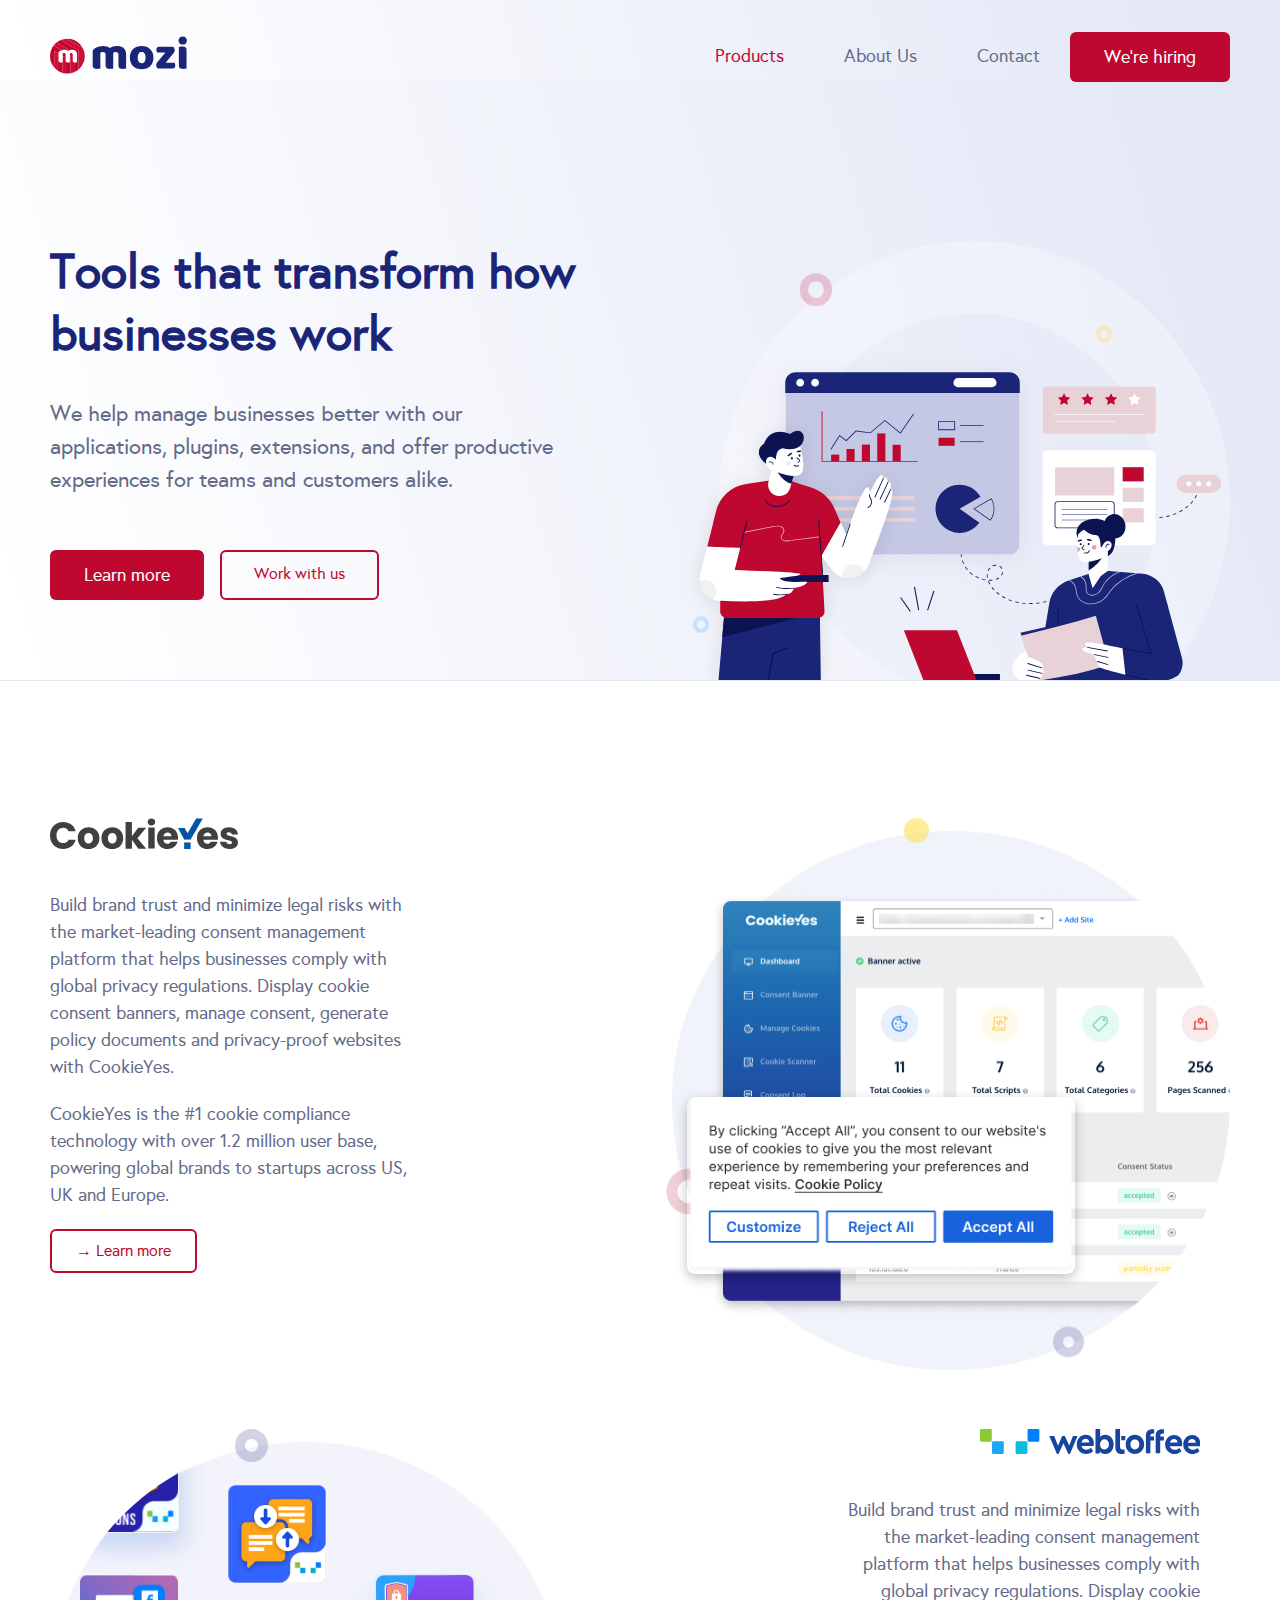
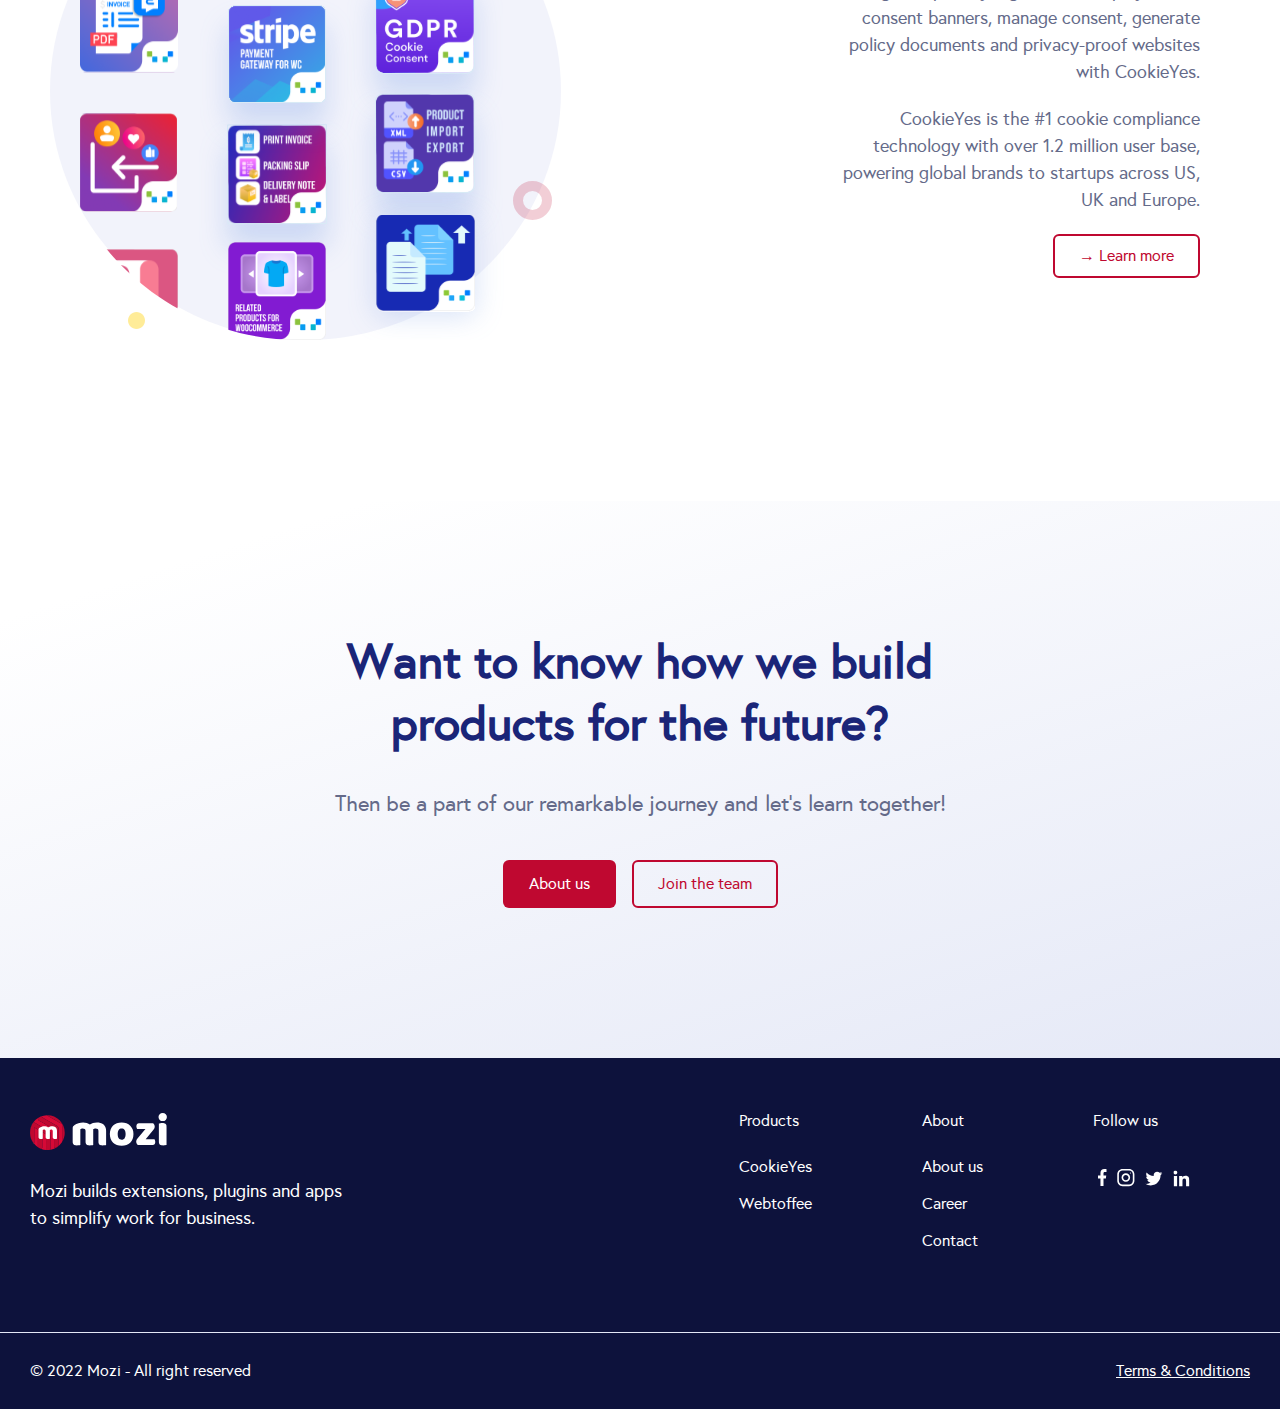
<file: product.html>
<!DOCTYPE html>
<html lang="en">
  <head>
    <meta charset="UTF-8" />
    <meta http-equiv="X-UA-Compatible" content="IE=edge" />
    <meta name="viewport" content="width=device-width, initial-scale=1.0" />
    <link rel="stylesheet" href="assets/css/style.css" />
    <title>Mozi --- Products</title>
  </head>
  <body>
    <div class="menuBurger">
      <ul>
        <li class="link">
          <a href="product.html">Products</a>
        </li>
        <li class="link">
          <a href="about.html">About Us</a>
        </li>
        <li class="link">
          <a href="contact.html">Contact</a>
        </li>
        <li class="navButton button">
          <a href="career.html">We're hiring</a>
        </li>
      </ul>
    </div>
    <header>
      <div class="wrapper">
        <div class="headerContainer">
          <div class="logo">
            <a href="index.html"
              ><img src="assets/images/logo.svg" alt="logo"
            /></a>
          </div>
          <div class="menuSmall">
            <div class="menuLogo">
              <div class="menuLine1 line"></div>
              <div class="menuLine2 line"></div>
              <div class="menuLine3 line"></div>
            </div>
          </div>
          <nav>
            <ul>
              <li class="link selected">
                <a href="">Products</a>
              </li>
              <li class="link">
                <a href="about.html">About Us</a>
              </li>
              <li class="link">
                <a href="contact.html">Contact</a>
              </li>
              <li class="navButton button">
                <a href="career.html">We're hiring</a>
              </li>
            </ul>
          </nav>
        </div>
      </div>
    </header>
    <main>
      <div class="mainScreen">
        <div class="wrapper mainScreenWrapper">
          <div class="content">
            <div class="title">Tools that transform how businesses work</div>
            <div class="subText">
              We help manage businesses better with our applications, plugins,
              extensions, and offer productive experiences for teams and
              customers alike.
            </div>
            <div class="buttons">
              <div class="button">
                <a href=""> Learn more </a>
              </div>
              <div class="button2"><a href="">Work with us</a></div>
            </div>
          </div>
          <div class="contentImage">
            <img src="assets/images/mainScreenTool.svg" alt="Our achievments" />
          </div>
        </div>
      </div>
      <div class="products">
        <div class="wrapper productsScreen">
          <div class="productsBlockPageProduct">
            <div class="productBlock">
              <div class="productInfo">
                <div class="companyName">
                  <img src="assets/images/companyLogo.svg" alt="companyLogo" />
                </div>
                <div class="companyDesc">
                  <p>
                    Build brand trust and minimize legal risks with the
                    market-leading consent management platform that helps
                    businesses comply with global privacy regulations. Display
                    cookie consent banners, manage consent, generate policy
                    documents and privacy-proof websites with CookieYes.
                  </p>

                  <p>
                    CookieYes is the #1 cookie compliance technology with over
                    1.2 million user base, powering global brands to startups
                    across US, UK and Europe.
                  </p>
                </div>
                <div class="button2 companyBtn">
                  <a href="">&rarr; Learn more</a>
                </div>
              </div>
              <div class="companyImage">
                <img
                  src="assets/images/cookieYesProduct.svg"
                  alt="companyImage"
                />
              </div>
            </div>
            <div class="productBlock reverse">
              <div class="productInfo">
                <div class="companyName">
                  <img src="assets/images/companyLogo2.svg" alt="companyLogo" />
                </div>
                <div class="companyDesc">
                  <p>
                    Build brand trust and minimize legal risks with the
                    market-leading consent management platform that helps
                    businesses comply with global privacy regulations. Display
                    cookie consent banners, manage consent, generate policy
                    documents and privacy-proof websites with CookieYes.
                  </p>

                  <p>
                    CookieYes is the #1 cookie compliance technology with over
                    1.2 million user base, powering global brands to startups
                    across US, UK and Europe.
                  </p>
                </div>
                <div class="button2 companyBtn">
                  <a href="">&rarr; Learn more</a>
                </div>
              </div>
              <div class="companyImage2">
                <img
                  src="assets/images/webToffeeProduct.svg"
                  alt="companyImage"
                />
              </div>
            </div>
          </div>
        </div>
      </div>
      <div class="build">
        <div class="wrapper">
          <div class="buildInfo">
            <div class="buildTitle">
              Want to know how we build products for the future?
            </div>
            <div class="buildSubTitle">
              Then be a part of our remarkable journey and let’s learn together!
            </div>
            <div class="buttons">
              <div class="button">
                <a href="">About us</a>
              </div>
              <div class="button2">
                <a href="">Join the team</a>
              </div>
            </div>
          </div>
        </div>
      </div>
    </main>
    <footer>
      <div class="wrapper footerWrapper">
        <div class="contacts">
          <div class="mozidesc">
            <div class="logoFooter">
              <img src="assets/images/footerLogo.svg" alt="logo" />
            </div>
            <div class="moziInfo">
              Mozi builds extensions, plugins and apps to simplify work for
              business.
            </div>
          </div>
          <div class="footerInfo">
            <div class="footerMenu">
              <div class="productsfooter footerItem">
                <div>
                  <div class="footerTitle"><a href="">Products</a></div>
                  <div class="footerSubText"><a href="">CookieYes</a></div>
                  <div class="footerSubText"><a href="">Webtoffee</a></div>
                </div>
              </div>
              <div class="footerAbout footerItem">
                <div class="aboutfooter">
                  <div class="footerTitle"><a href="">About</a></div>
                  <div class="footerSubText"><a href="">About us</a></div>
                  <div class="footerSubText"><a href="">Career</a></div>
                  <div class="footerSubText"><a href="">Contact</a></div>
                </div>
              </div>
              <div class="footerFollow footerItem">
                <div class="followfooter">
                  <div class="footerTitle"><a href="">Follow us</a></div>
                  <div class="footerImages">
                    <div class="footerFollowImg">
                      <a href=""
                        ><img src="assets/images/facebook.svg" alt="facebook"
                      /></a>
                    </div>
                    <div class="footerFollowImg">
                      <a href=""
                        ><img src="assets/images/instagram.svg" alt="facebook"
                      /></a>
                    </div>
                    <div class="footerFollowImg">
                      <a href=""
                        ><img src="assets/images/twitter.svg" alt="facebook"
                      /></a>
                    </div>
                    <div class="footerFollowImg">
                      <a href=""
                        ><img src="assets/images/linkedIn.svg" alt="facebook"
                      /></a>
                    </div>
                  </div>
                </div>
              </div>
            </div>
          </div>
        </div>
      </div>
      <div class="footerUnder">
        <div class="wrapper footerWrapper">
          <div class="copyRight">&copy; 2022 Mozi - All right reserved</div>
          <div class="terms"><a href="">Terms & Conditions</a></div>
        </div>
      </div>
    </footer>
    <script src="assets/js/app.js"></script>
  </body>
</html>
</file>
<file: assets/css/style.css>
/* http://meyerweb.com/eric/tools/css/reset/ 
   v2.0 | 20110126
   License: none (public domain)
*/
@font-face {
  font-family: Europa;
  font-display: swap;
  src: url("../font/Europa.ttf") format("ttf"), url("../font/Europa.woff2") format("woff2");
  font-weight: 400;
  font-style: Europa;
}
html,
body,
div,
span,
applet,
object,
iframe,
h1,
h2,
h3,
h4,
h5,
h6,
p,
blockquote,
pre,
a,
abbr,
acronym,
address,
big,
cite,
code,
del,
dfn,
em,
img,
ins,
kbd,
q,
s,
samp,
small,
strike,
strong,
sub,
sup,
tt,
var,
b,
u,
i,
center,
dl,
dt,
dd,
ol,
ul,
li,
fieldset,
form,
label,
legend,
table,
caption,
tbody,
tfoot,
thead,
tr,
th,
td,
article,
aside,
canvas,
details,
embed,
figure,
figcaption,
footer,
header,
hgroup,
menu,
nav,
output,
ruby,
section,
summary,
time,
mark,
audio,
video {
  margin: 0;
  padding: 0;
  border: 0;
  font-size: 100%;
  font: inherit;
  vertical-align: baseline;
}

/* HTML5 display-role reset for older browsers */
article,
aside,
details,
figcaption,
figure,
footer,
header,
hgroup,
menu,
nav,
section {
  display: block;
}

body {
  line-height: 1;
}

ol,
ul {
  list-style: none;
}

blockquote,
q {
  quotes: none;
}

blockquote:before,
blockquote:after {
  content: "";
  content: none;
}

q:before,
q:after {
  content: "";
  content: none;
}

table {
  border-collapse: collapse;
  border-spacing: 0;
}

.selected a {
  color: #bf0830 !important;
}

.menuBurger {
  width: 100%;
  height: 100%;
  position: absolute;
  background-color: #646a89;
  z-index: 2;
  opacity: 0;
  -webkit-transition: all 0.3s;
  transition: all 0.3s;
  visibility: hidden;
  position: fixed;
  overflow: auto;
}

.menuBurger ul {
  text-align: center;
  margin-top: 200px;
}

.menuBurger ul .navButton {
  width: 75%;
  margin: auto;
}

.menuBurger ul li {
  padding: 15px 0px;
}

.menuBurger ul li a {
  text-decoration: none;
  font-size: 32px;
  color: white;
}

header {
  padding-top: 32px;
  background: linear-gradient(
    252.91deg,
    #e3e7f6 3.68%,
    rgba(227, 231, 246, 0) 97.82%
  );
}

@media screen and (max-width: 1320px) {
  header {
    padding: 32px 50px 0px 50px;
  }
}

@media screen and (max-width: 868px) {
  header {
    padding: 0px 10px;
    padding-top: 32px;
  }
}

header .headerContainer {
  display: -webkit-box;
  display: -ms-flexbox;
  display: flex;
  height: 48px;
}

header .menuSmall {
  display: none;
}

@media screen and (max-width: 868px) {
  header .menuSmall {
    display: block;
  }
}

header .menuSmall .menuLogo {
  margin-right: 20px;
  -webkit-transition: all 0.3s;
  transition: all 0.3s;
  z-index: 3;
  position: relative;
  cursor: pointer;
}

header .menuSmall .menuLogo div {
  margin: 8px 0px;
  width: 40px;
  height: 5px;
  border-radius: 2px;
  background: #1a2578;
  -webkit-transition: all 0.3s;
  transition: all 0.3s;
}

header .logo {
  display: -webkit-box;
  display: -ms-flexbox;
  display: flex;
  -webkit-box-flex: 4;
  -ms-flex-positive: 4;
  flex-grow: 4;
  -webkit-box-align: center;
  -ms-flex-align: center;
  align-items: center;
}

header nav {
  display: -webkit-box;
  display: -ms-flexbox;
  display: flex;
  -webkit-box-pack: end;
  -ms-flex-pack: end;
  justify-content: end;
}

@media screen and (max-width: 868px) {
  header nav {
    display: none;
  }
}

header nav ul {
  display: -webkit-box;
  display: -ms-flexbox;
  display: flex;
}

header nav ul .navButton {
  -webkit-transition: all 0.3s;
  transition: all 0.3s;
  padding: 14px 32px;
}

header nav ul .navButton a {
  color: white;
  text-decoration: none;
  font-size: 18px;
  z-index: 2;
  position: relative;
  -webkit-transition: all 0.3s;
  transition: all 0.3s;
}

header nav ul li {
  padding: 0px 30px;
  margin: auto;
  position: relative;
}

header nav ul .link a {
  text-decoration: none;
  font-size: 18px;
  color: #646a89;
  border-bottom: 2px solid transparent;
  -webkit-transition: all 0.3s;
  transition: all 0.3s;
}

header nav ul .link a:after {
  content: "";
  position: absolute;
  bottom: -5px;
  left: 0;
  right: 0;
  width: 100%;
  height: 3px;
  -webkit-transform: scaleX(0);
  transform: scaleX(0);
  background-color: #bf0830;
  -webkit-transition: -webkit-transform 0.3s;
  transition: -webkit-transform 0.3s;
  transition: transform 0.3s;
  transition: transform 0.3s, -webkit-transform 0.3s;
}

header nav ul .link a:hover {
  color: black;
}

header nav ul .link a:hover:after {
  -webkit-transform: scaleX(0.75);
  transform: scaleX(0.75);
}

.mainScreen {
  background: linear-gradient(
    252.91deg,
    #e3e7f6 3.68%,
    rgba(227, 231, 246, 0) 97.82%
  );
}

.mainScreen .mainScreenWrapper {
  display: -webkit-box;
  display: -ms-flexbox;
  display: flex;
  position: relative;
}

@media screen and (max-width: 968px) {
  .mainScreen .mainScreenWrapper {
    -ms-flex-wrap: wrap;
    flex-wrap: wrap;
  }
}

@media screen and (max-width: 1320px) {
  .mainScreen {
    padding: 32px 50px 0px 50px;
  }
}

@media screen and (max-width: 868px) {
  .mainScreen {
    padding: 32px 10px 0px 10px;
  }
}

.mainScreen .contentImage {
  position: relative;
  width: 100%;
  margin-top: 129px;
  -webkit-box-align: end;
  -ms-flex-align: end;
  align-items: end;
  display: -webkit-box;
  display: -ms-flexbox;
  display: flex;
}

@media screen and (max-width: 968px) {
  .mainScreen .contentImage {
    margin-top: 0px;
  }
}

@media screen and (max-width: 532px) {
  .mainScreen .contentImage {
    display: none;
  }
}

.mainScreen .contentImage img {
  width: 100%;
}

.mainScreen .content {
  -webkit-box-orient: vertical;
  -webkit-box-direction: normal;
  -ms-flex-direction: column;
  flex-direction: column;
  display: -webkit-box;
  display: -ms-flexbox;
  display: flex;
  margin-top: 129px;
}

.mainScreen .content .subText {
  color: #646a89;
  font-size: 22px;
  line-height: 33px;
  max-width: 85%;
}

@media screen and (max-width: 968px) {
  .mainScreen .content .subText {
    max-width: 100%;
    text-align: center;
  }
}

.mainScreen .content .subText em {
  font-size: 48px;
  color: #bf0830;
}

.mainScreen .content .title {
  color: #1a2578;
  font-weight: 800;
  font-size: 48px;
  line-height: 62px;
  max-width: 85%;
  margin-bottom: 32px;
}

@media screen and (max-width: 968px) {
  .mainScreen .content .title {
    max-width: 100%;
    text-align: center;
  }
}

@media screen and (max-width: 532px) {
  .mainScreen .content .title {
    line-height: 44px;
  }
}

.mainScreen .content .buttons {
  display: -webkit-box;
  display: -ms-flexbox;
  display: flex;
  margin-top: 54px;
  margin-bottom: 50px;
}

@media screen and (max-width: 968px) {
  .mainScreen .content .buttons {
    display: -webkit-box;
    display: -ms-flexbox;
    display: flex;
    -webkit-box-pack: center;
    -ms-flex-pack: center;
    justify-content: center;
  }
}

@media screen and (max-width: 532px) {
  .mainScreen .content .buttons {
    -webkit-box-orient: vertical;
    -webkit-box-direction: normal;
    -ms-flex-direction: column;
    flex-direction: column;
  }
}

.mainScreen .content .buttons .button {
  position: relative;
  padding: 14px 32px;
}

@media screen and (max-width: 532px) {
  .mainScreen .content .buttons .button {
    text-align: center;
  }
}

.mainScreen .content .buttons .button a {
  text-decoration: none;
  color: white;
  font-size: 18px;
}

.mainScreen .content .buttons .button2 {
  padding: 14px 32px;
  margin-left: 16px;
}

@media screen and (max-width: 532px) {
  .mainScreen .content .buttons .button2 {
    margin: 10px 0px;
    text-align: center;
  }
}

.reputation {
  padding: 100px 0px;
  background-color: white;
  text-align: center;
}

.reputation .repBlocks {
  padding-top: 150px;
  display: -webkit-box;
  display: -ms-flexbox;
  display: flex;
  -webkit-box-pack: center;
  -ms-flex-pack: center;
  justify-content: center;
  gap: 32px;
}

@media screen and (max-width: 868px) {
  .reputation .repBlocks {
    -ms-flex-wrap: wrap;
    flex-wrap: wrap;
  }
}

.reputation .repBlocks .repBlock {
  background-color: white;
  -webkit-box-shadow: 0px 0px 8px rgba(22, 23, 72, 0.07),
    0px 25px 35px rgba(22, 23, 72, 0.05);
  box-shadow: 0px 0px 8px rgba(22, 23, 72, 0.07),
    0px 25px 35px rgba(22, 23, 72, 0.05);
  border-radius: 8px;
}

.reputation .repBlocks .repBlock .pad22 {
  padding-bottom: 22px !important;
}

.reputation .repBlocks .repBlock .pad26 {
  padding-bottom: 26px !important;
}

.reputation .repBlocks .repBlock .repBlockTitle {
  font-weight: 700;
  font-size: 56px;
  color: #1a2578;
  padding-top: 50px;
  padding-bottom: 20px;
}

.reputation .repBlocks .repBlock .repBlockSubText {
  font-weight: 400;
  font-size: 22px;
  line-height: 33px;
  color: #646a89;
  padding-bottom: 16px;
}

.reputation .repBlocks .repBlock .repBlockImg {
  display: -webkit-box;
  display: -ms-flexbox;
  display: flex;
  -webkit-box-pack: end;
  -ms-flex-pack: end;
  justify-content: end;
}

.reputation .repBlocks .repBlock .repBlockImg img {
  width: 100%;
}

@media screen and (max-width: 1320px) {
  .reputation .repScreen {
    margin: 32px 50px 0px 50px;
  }
}

@media screen and (max-width: 868px) {
  .reputation .repScreen {
    margin: 32px 10px 0px 10px;
  }
}

.reputation .repImages {
  display: -webkit-box;
  display: -ms-flexbox;
  display: flex;
  -ms-flex-wrap: wrap;
  flex-wrap: wrap;
  -webkit-box-pack: center;
  -ms-flex-pack: center;
  justify-content: center;
}

.reputation .repImages img {
  padding: 5px 20px;
}

.reputation .repText {
  font-size: 36px;
  font-weight: 600;
  margin-bottom: 80px;
  color: #1a2578;
}

.reputation .repText em {
  color: #bf0830;
}

.products {
  border-top: 1px solid #e3e7f6;
  background-color: white;
}

.products .productsScreen {
  padding-bottom: 108px;
}

@media screen and (max-width: 1320px) {
  .products .productsScreen {
    margin: 32px 50px 0px 50px;
  }
}

@media screen and (max-width: 868px) {
  .products .productsScreen {
    margin: 32px 10px 0px 10px;
  }
}

.products .productText {
  margin-top: 108px;
  text-align: center;
}

.products .productText .productTitle {
  font-size: 48px;
  font-weight: 600;
  color: #1a2578;
}

.products .productText .productSub {
  margin-top: 16px;
  margin-bottom: 140px;
  font-size: 22px;
  color: #646a89;
}

.products .productsBlock {
  display: -webkit-box;
  display: -ms-flexbox;
  display: flex;
  -webkit-box-pack: center;
  -ms-flex-pack: center;
  justify-content: center;
}

@media screen and (max-width: 768px) {
  .products .productsBlock {
    -webkit-box-orient: vertical;
    -webkit-box-direction: normal;
    -ms-flex-direction: column;
    flex-direction: column;
  }
}

.products .productsBlock .companyImage {
  display: -webkit-box;
  display: -ms-flexbox;
  display: flex;
  -webkit-box-pack: center;
  -ms-flex-pack: center;
  justify-content: center;
  height: 100%;
}

.products .productsBlock .companyImage img {
  width: 100%;
}

.products .productsBlock .productBlock {
  -webkit-box-shadow: 0px 0px 8px rgba(22, 23, 72, 0.07),
    0px 25px 35px rgba(22, 23, 72, 0.08);
  box-shadow: 0px 0px 8px rgba(22, 23, 72, 0.07),
    0px 25px 35px rgba(22, 23, 72, 0.08);
  border-radius: 8px;
  display: -webkit-box;
  display: -ms-flexbox;
  display: flex;
  -webkit-box-orient: vertical;
  -webkit-box-direction: normal;
  -ms-flex-direction: column;
  flex-direction: column;
  margin: 0 16px;
}

@media screen and (max-width: 768px) {
  .products .productsBlock .productBlock {
    margin: 15px 20px;
  }
}

.products .productsBlock .productBlock .productInfo {
  margin-top: 64px;
  margin-left: 62px;
}

@media screen and (max-width: 532px) {
  .products .productsBlock .productBlock .productInfo {
    margin-top: 32px;
    margin-left: 16px;
    display: -webkit-box;
    display: -ms-flexbox;
    display: flex;
    -webkit-box-orient: vertical;
    -webkit-box-direction: normal;
    -ms-flex-direction: column;
    flex-direction: column;
    -webkit-box-align: center;
    -ms-flex-align: center;
    align-items: center;
  }
}

.products .productsBlock .productBlock .productInfo .companyName {
  margin-bottom: 40px;
}

.products .productsBlock .productBlock .productInfo .companyDesc {
  font-size: 24px;
  max-width: 65%;
  line-height: 31px;
  color: #3a3a3c;
}

@media screen and (max-width: 532px) {
  .products .productsBlock .productBlock .productInfo .companyDesc {
    text-align: center;
  }
}

.products .productsBlock .productBlock .productInfo .companyBtn {
  padding: 12px 24px;
  margin-top: 32px;
  display: -webkit-inline-box;
  display: -ms-inline-flexbox;
  display: inline-flex;
}

.productsBlockPageProduct {
  padding-top: 105px;
}

.productsBlockPageProduct .reverse {
  -webkit-box-orient: horizontal;
  -webkit-box-direction: reverse;
  -ms-flex-direction: row-reverse;
  flex-direction: row-reverse;
  text-align: end;
}

.productsBlockPageProduct .productBlock {
  display: -webkit-box;
  display: -ms-flexbox;
  display: flex;
  -webkit-box-pack: justify;
  -ms-flex-pack: justify;
  justify-content: space-between;
  margin-bottom: 50px;
}

@media screen and (max-width: 768px) {
  .productsBlockPageProduct .productBlock {
    -ms-flex-wrap: wrap;
    flex-wrap: wrap;
    -webkit-box-pack: center;
    -ms-flex-pack: center;
    justify-content: center;
  }
}

.productsBlockPageProduct .productBlock .companyImage2 {
  width: 100%;
  text-align: start;
}

@media screen and (max-width: 768px) {
  .productsBlockPageProduct .productBlock .companyImage2 {
    text-align: center;
  }
}

@media screen and (max-width: 968px) {
  .productsBlockPageProduct .productBlock .companyImage2 img {
    width: 100%;
  }
}

@media screen and (max-width: 768px) {
  .productsBlockPageProduct .productBlock .companyImage2 img {
    width: 75%;
  }
}

.productsBlockPageProduct .productBlock .companyImage {
  width: 100%;
  text-align: end;
}

@media screen and (max-width: 768px) {
  .productsBlockPageProduct .productBlock .companyImage {
    text-align: center;
  }
}

@media screen and (max-width: 968px) {
  .productsBlockPageProduct .productBlock .companyImage img {
    width: 100%;
  }
}

@media screen and (max-width: 768px) {
  .productsBlockPageProduct .productBlock .companyImage img {
    width: 75%;
  }
}

.productsBlockPageProduct .productBlock .productInfo {
  -ms-flex-preferred-size: 560px;
  flex-basis: 560px;
  padding-right: 30px;
}

@media screen and (max-width: 868px) {
  .productsBlockPageProduct .productBlock .productInfo {
    text-align: center;
    padding-top: 20px;
    border-top: 1px solid #e3e7f6;
    padding-right: 0px;
  }
}

.productsBlockPageProduct .productBlock .productInfo .companyName {
  margin-bottom: 40px;
}

.productsBlockPageProduct .productBlock .productInfo .companyDesc {
  margin-bottom: 14px;
  color: #646a89;
  font-size: 18px;
  line-height: 27px;
}

.productsBlockPageProduct .productBlock .productInfo .companyDesc p {
  margin: 20px 0px;
}

.productsBlockPageProduct .productBlock .productInfo .companyBtn {
  padding: 12px 24px;
  display: inline-block;
  margin-bottom: 20px;
}

.awards {
  background: linear-gradient(
    252.91deg,
    #e3e7f6 3.68%,
    rgba(227, 231, 246, 0) 97.82%
  );
}

.awards .awardsScreen {
  display: -webkit-box;
  display: -ms-flexbox;
  display: flex;
}

@media screen and (max-width: 1320px) {
  .awards .awardsScreen {
    margin: 0px 50px 0px 50px;
  }
}

@media screen and (max-width: 868px) {
  .awards .awardsScreen {
    margin: 0px 10px 0px 10px;
  }
}

@media screen and (max-width: 768px) {
  .awards .awardsScreen {
    -webkit-box-orient: vertical;
    -webkit-box-direction: normal;
    -ms-flex-direction: column;
    flex-direction: column;
  }
}

.awards .awardsText {
  margin-top: 256px;
}

.awards .awardsText .awardTitle {
  font-size: 48px;
  color: #1a2578;
  font-weight: 700;
  max-width: 60%;
  line-height: 57px;
  padding-bottom: 16px;
}

@media screen and (max-width: 968px) {
  .awards .awardsText .awardTitle {
    max-width: 80%;
  }
}

@media screen and (max-width: 768px) {
  .awards .awardsText .awardTitle {
    text-align: center;
    max-width: 100%;
  }
}

.awards .awardsText .awardSubText {
  color: #646a89;
  max-width: 70%;
  font-size: 18px;
  line-height: 27px;
  padding-bottom: 264px;
}

@media screen and (max-width: 968px) {
  .awards .awardsText .awardSubText {
    max-width: 90%;
  }
}

@media screen and (max-width: 768px) {
  .awards .awardsText .awardSubText {
    text-align: center;
    max-width: 100%;
    padding-bottom: 30px;
  }
}

.awards .awardsBlock {
  display: -webkit-box;
  display: -ms-flexbox;
  display: flex;
  position: relative;
  padding-bottom: 150px;
}

@media screen and (max-width: 768px) {
  .awards .awardsBlock {
    -webkit-box-pack: center;
    -ms-flex-pack: center;
    justify-content: center;
  }
}

@media screen and (max-width: 532px) {
  .awards .awardsBlock {
    -webkit-box-orient: vertical;
    -webkit-box-direction: normal;
    -ms-flex-direction: column;
    flex-direction: column;
  }
}

.awards .awardsBlock .circleSmall {
  margin-top: 100px;
  position: absolute;
  width: 20px;
  height: 20px;
  border-radius: 250px;
  border: 8px solid rgba(100, 106, 137, 0.3);
}

@media screen and (max-width: 532px) {
  .awards .awardsBlock .circleSmall {
    margin-left: 40px;
  }
}

.awards .awardsBlock .circleSmall1 {
  width: 16px;
  height: 16px;
  margin-top: 250px;
  margin-left: 425px;
  border: 8px solid rgba(100, 106, 137, 0.2);
}

@media screen and (max-width: 532px) {
  .awards .awardsBlock .circleSmall1 {
    margin-left: 225px;
  }
}

.awards .awardsBlock .circleSmallRed {
  margin-top: 630px;
  margin-left: 250px;
  position: absolute;
  width: 30px;
  height: 30px;
  border-radius: 250px;
  border: 12px solid rgba(191, 8, 48, 0.3);
}

.awards .awardsBlock .circleBig {
  margin-top: 100px;
  position: absolute;
  width: 350px;
  height: 350px;
  border-radius: 250px;
  border: 64px solid rgba(255, 255, 255, 0.5);
}

@media screen and (max-width: 532px) {
  .awards .awardsBlock .circleBig {
    width: 200px;
    height: 200px;
    margin-left: 40px;
  }
}

@media screen and (max-width: 420px) {
  .awards .awardsBlock .circleBig {
    width: 100px;
    height: 100px;
    margin-left: 40px;
  }
}

.awards .awardsBlock .awardCol1 {
  margin-top: 192px;
}

@media screen and (max-width: 532px) {
  .awards .awardsBlock .awardCol1 {
    margin-top: 20px;
    margin: 0 auto;
  }
}

.awards .awardsBlock .awardCol2 {
  margin-top: 121px;
}

@media screen and (max-width: 532px) {
  .awards .awardsBlock .awardCol2 {
    margin-top: 20px;
    margin: 0 auto;
  }
}

.awards .awardsBlock .awardCol {
  z-index: 2;
  text-align: center;
  max-width: 70%;
}

.awards .awardsBlock .awardCol .nasscom {
  padding: 0 !important;
}

.awards .awardsBlock .awardCol .nasscom img {
  padding: 75px 2px;
}

.awards .awardsBlock .awardCol .awardsItem {
  border-radius: 8px;
  margin: 14px 15px;
  padding: 20px 40px;
  background-color: white;
}

.inovation {
  background: white;
}

.inovation .inovationContainer {
  padding-top: 120px;
}

@media screen and (max-width: 1320px) {
  .inovation .inovationContainer {
    margin: 32px 50px 0px 50px;
  }
}

@media screen and (max-width: 868px) {
  .inovation .inovationContainer {
    margin: 0px 10px;
    padding-top: 32px;
  }
}

.inovation .inovationContainer .inovationText {
  text-align: center;
  margin-bottom: 113px;
}

.inovation .inovationContainer .inovationText .inovationTitle {
  font-size: 48px;
  color: #1a2578;
  font-weight: 700;
  padding-bottom: 16px;
}

.inovation .inovationContainer .inovationText .inovationSubText {
  color: #646a89;
  font-size: 18px;
}

.inovation .inovationContainer .inovationGalery {
  display: -webkit-box;
  display: -ms-flexbox;
  display: flex;
  -webkit-box-pack: center;
  -ms-flex-pack: center;
  justify-content: center;
  -ms-flex-wrap: wrap;
  flex-wrap: wrap;
  padding-bottom: 120px;
}

.inovation .inovationContainer .inovationGalery .inovationImages {
  padding: 10px;
  background-color: white;
  -webkit-box-shadow: 0px 0px 8px rgba(22, 23, 72, 0.07),
    0px 25px 35px rgba(22, 23, 72, 0.05);
  box-shadow: 0px 0px 8px rgba(22, 23, 72, 0.07),
    0px 25px 35px rgba(22, 23, 72, 0.05);
  border-radius: 8px;
  margin: 10px 15px;
  -webkit-box-align: center;
  -ms-flex-align: center;
  align-items: center;
  display: -webkit-box;
  display: -ms-flexbox;
  display: flex;
}

@media screen and (max-width: 420px) {
  .inovation .inovationContainer .inovationGalery .inovationImages {
    height: 200px;
  }
}

.inovation .inovationContainer .inovationGalery .inovationImages img {
  height: 120px;
  width: 100%;
}

.inovation .inovationContainer .arrows {
  display: -webkit-box;
  display: -ms-flexbox;
  display: flex;
}

.inovation .inovationContainer .arrows .arrow {
  font-weight: 800px;
  padding: 5px;
  font-size: 24px;
  margin: 10px 10px;
  background-color: rgba(227, 231, 246, 0.6);
  border-radius: 32px;
  cursor: pointer;
  -webkit-transition: all 0.3s;
  transition: all 0.3s;
}

.inovation .inovationContainer .arrows .arrow:hover {
  background-color: #e3e7f6;
}

.join .joinContainer {
  display: -webkit-box;
  display: -ms-flexbox;
  display: flex;
  padding-top: 120px;
}

@media screen and (max-width: 1320px) {
  .join .joinContainer {
    margin: 32px 50px 0px 50px;
  }
}

@media screen and (max-width: 868px) {
  .join .joinContainer {
    margin: 0px 10px;
    padding-top: 32px;
  }
}

@media screen and (max-width: 768px) {
  .join .joinContainer {
    -webkit-box-orient: vertical;
    -webkit-box-direction: normal;
    -ms-flex-direction: column;
    flex-direction: column;
    -webkit-box-pack: center;
    -ms-flex-pack: center;
    justify-content: center;
  }
}

.join .joinContainer .joinImage {
  padding-bottom: 100px;
}

.join .joinContainer .joinImage img {
  width: 100%;
}

.join .joinContainer .joinText {
  margin-top: 108px;
}

@media screen and (max-width: 768px) {
  .join .joinContainer .joinText {
    display: -webkit-box;
    display: -ms-flexbox;
    display: flex;
    -webkit-box-orient: vertical;
    -webkit-box-direction: normal;
    -ms-flex-direction: column;
    flex-direction: column;
    -webkit-box-align: center;
    -ms-flex-align: center;
    align-items: center;
    text-align: center;
    padding-bottom: 40px;
  }
}

.join .joinContainer .joinText .joinTitle {
  font-size: 48px;
  color: #1a2578;
  font-weight: 700;
  padding-bottom: 16px;
  max-width: 65%;
}

.join .joinContainer .joinText .joinSubText {
  color: #646a89;
  font-size: 18px;
  padding-bottom: 16px;
  max-width: 70%;
  line-height: 27px;
}

.join .joinContainer .joinText .joinbutton {
  padding: 14px 32px;
  display: inline-block;
  font-size: 18px;
}

@media screen and (max-width: 1320px) {
  .footerWrapper {
    margin-left: 30px !important;
    margin-right: 30px !important;
  }
}

@media screen and (max-width: 868px) {
  .footerWrapper {
    margin-left: 10px !important;
    margin-right: 10px !important;
  }
}

footer {
  background-color: #0d123c;
}

footer .wrapper .contacts {
  padding-top: 55px;
  display: -webkit-box;
  display: -ms-flexbox;
  display: flex;
  -webkit-box-pack: justify;
  -ms-flex-pack: justify;
  justify-content: space-between;
}

@media screen and (max-width: 868px) {
  footer .wrapper .contacts {
    padding-top: 20px;
    -ms-flex-wrap: wrap;
    flex-wrap: wrap;
    -webkit-box-pack: center;
    -ms-flex-pack: center;
    justify-content: center;
  }
}

footer .wrapper .contacts .mozidesc .logoFooter {
  margin-bottom: 25px;
}

@media screen and (max-width: 868px) {
  footer .wrapper .contacts .mozidesc .logoFooter {
    text-align: center;
  }
}

footer .wrapper .contacts .mozidesc .moziInfo {
  color: white;
  max-width: 60%;
  font-size: 18px;
  line-height: 27px;
  padding-bottom: 100px;
}

@media screen and (max-width: 868px) {
  footer .wrapper .contacts .mozidesc .moziInfo {
    max-width: 100%;
    padding-bottom: 30px;
    text-align: center;
  }
}

footer .wrapper .contacts .footerInfo {
  padding-bottom: 20px;
}

@media screen and (max-width: 868px) {
  footer .wrapper .contacts .footerInfo {
    text-align: center;
  }
}

footer .wrapper .contacts .footerInfo .footerMenu {
  display: -webkit-box;
  display: -ms-flexbox;
  display: flex;
}

footer .wrapper .contacts .footerInfo .footerMenu a {
  color: white;
  text-decoration: none;
  -webkit-transition: all 0.3s;
  transition: all 0.3s;
  border-bottom: 2px solid transparent;
}

footer .wrapper .contacts .footerInfo .footerMenu a:after {
  content: "";
  position: absolute;
  bottom: -5px;
  left: 0;
  right: 0;
  width: 100%;
  height: 3px;
  -webkit-transform: scaleX(0);
  transform: scaleX(0);
  background-color: #bf0830;
  -webkit-transition: -webkit-transform 0.3s;
  transition: -webkit-transform 0.3s;
  transition: transform 0.3s;
  transition: transform 0.3s, -webkit-transform 0.3s;
}

footer .wrapper .contacts .footerInfo .footerMenu a:hover:after {
  -webkit-transform: scaleX(1);
  transform: scaleX(1);
}

footer .wrapper .contacts .footerInfo .footerMenu .footerItem {
  margin: 0px 55px;
  color: white;
}

@media screen and (max-width: 532px) {
  footer .wrapper .contacts .footerInfo .footerMenu .footerItem {
    margin: 0px 25px;
  }
}

@media screen and (max-width: 420px) {
  footer .wrapper .contacts .footerInfo .footerMenu .footerItem {
    margin: 0px 10px;
  }
}

footer .wrapper .contacts .footerInfo .footerMenu .productsfooter .footerTitle {
  margin-bottom: 30px;
  position: relative;
}

footer
  .wrapper
  .contacts
  .footerInfo
  .footerMenu
  .productsfooter
  .footerSubText {
  margin-bottom: 21px;
  position: relative;
}

footer .wrapper .contacts .footerInfo .footerMenu .footerAbout .footerTitle {
  margin-bottom: 30px;
  position: relative;
}

footer .wrapper .contacts .footerInfo .footerMenu .footerAbout .footerSubText {
  margin-bottom: 21px;
  position: relative;
}

footer .wrapper .contacts .footerInfo .footerMenu .followfooter .footerTitle {
  margin-bottom: 40px;
  position: relative;
}

footer .wrapper .contacts .footerInfo .footerMenu .followfooter .footerImages {
  display: -webkit-box;
  display: -ms-flexbox;
  display: flex;
  -webkit-box-align: center;
  -ms-flex-align: center;
  align-items: center;
}

footer
  .wrapper
  .contacts
  .footerInfo
  .footerMenu
  .followfooter
  .footerImages
  .footerFollowImg {
  padding: 0px 5px;
  -webkit-transition: all 0.3s;
  transition: all 0.3s;
}

footer
  .wrapper
  .contacts
  .footerInfo
  .footerMenu
  .followfooter
  .footerImages
  .footerFollowImg:hover {
  border-radius: 6px;
  background: rgba(227, 231, 246, 0.5);
}

footer .footerUnder {
  border-top: 1px solid #e3e7f6;
}

footer .footerUnder .footerWrapper {
  display: -webkit-box;
  display: -ms-flexbox;
  display: flex;
  -webkit-box-pack: justify;
  -ms-flex-pack: justify;
  justify-content: space-between;
}

footer .footerUnder .footerWrapper .copyRight {
  color: white;
  padding: 30px 0px;
}

footer .footerUnder .footerWrapper .terms {
  padding: 30px 0px;
}

footer .footerUnder .footerWrapper .terms a {
  color: white;
  -webkit-transition: all 0.3s;
  transition: all 0.3s;
}

footer .footerUnder .footerWrapper .terms a:hover {
  background-color: rgba(100, 106, 137, 0.2);
}

.build {
  background: linear-gradient(
    342.12deg,
    #e3e7f6 -6.53%,
    rgba(227, 231, 246, 0) 87.81%
  );
  padding-top: 130px;
}

.build .buildInfo {
  display: -webkit-box;
  display: -ms-flexbox;
  display: flex;
  -webkit-box-orient: vertical;
  -webkit-box-direction: normal;
  -ms-flex-direction: column;
  flex-direction: column;
  -webkit-box-pack: center;
  -ms-flex-pack: center;
  justify-content: center;
  text-align: center;
}

.build .buildInfo .buildTitle {
  color: #1a2578;
  font-weight: 800;
  font-size: 48px;
  line-height: 62px;
  padding-bottom: 32px;
  max-width: 60%;
  margin: 0 auto;
}

.build .buildInfo .buildSubTitle {
  color: #646a89;
  font-size: 22px;
  line-height: 33px;
  max-width: 70%;
  margin: 0 auto;
  padding-bottom: 40px;
}

.build .buildInfo .buttons {
  display: -webkit-box;
  display: -ms-flexbox;
  display: flex;
  gap: 16px;
  margin: 0 auto;
  padding-bottom: 150px;
}

.build .buildInfo .buttons .button,
.build .buildInfo .buttons .button2 {
  padding: 14px 24px;
}

.culture {
  background: linear-gradient(
    268.52deg,
    #e3e7f6 -52.27%,
    rgba(227, 231, 246, 0) 138.23%
  );
}

@media screen and (max-width: 1320px) {
  .culture .cultureScreen {
    margin: 32px 50px 0px 50px;
  }
}

@media screen and (max-width: 868px) {
  .culture .cultureScreen {
    margin: 32px 10px 0px 10px;
  }
}

.culture .cultureBlocks {
  gap: 36px;
  padding-bottom: 100px;
  display: -webkit-box;
  display: -ms-flexbox;
  display: flex;
  -ms-flex-wrap: wrap;
  flex-wrap: wrap;
}

@media screen and (max-width: 968px) {
  .culture .cultureBlocks {
    gap: 16px;
  }
}

.culture .cultureBlocks .cultureBlock {
  background-color: white;
  -webkit-box-shadow: 0px 0px 8px rgba(22, 23, 72, 0.07),
    0px 25px 35px rgba(22, 23, 72, 0.05);
  box-shadow: 0px 0px 8px rgba(22, 23, 72, 0.07),
    0px 25px 35px rgba(22, 23, 72, 0.05);
  border-radius: 8px;
  -webkit-box-flex: 1;
  -ms-flex: 1 1 27%;
  flex: 1 1 27%;
}

.culture .cultureBlocks .cultureBlock .cultureBlockText {
  padding: 40px;
}

.culture .cultureBlocks .cultureBlock .cultureBlockText .cultureBlockTitle {
  font-size: 28px;
  line-height: 31px;
  color: black;
  padding-bottom: 32px;
}

.culture .cultureBlocks .cultureBlock .cultureBlockText .cultuteBlockSubText {
  font-weight: 400;
  font-size: 16px;
  line-height: 27px;
  color: #646a89;
}

.culture .cultureText {
  padding-top: 50px;
  text-align: center;
}

.culture .cultureText .cultureTitle {
  color: #1a2578;
  font-weight: 700;
  font-size: 44px;
  line-height: 62px;
}

.culture .cultureText .cultureSubText {
  font-weight: 400;
  font-size: 16px;
  line-height: 27px;
  color: #646a89;
  padding-top: 16px;
  padding-bottom: 90px;
}

.whoWe {
  background: linear-gradient(
    268.52deg,
    #e3e7f6 -52.27%,
    rgba(227, 231, 246, 0) 138.23%
  );
}

.whoWe .whoWeScreen {
  display: -webkit-box;
  display: -ms-flexbox;
  display: flex;
  -webkit-box-pack: center;
  -ms-flex-pack: center;
  justify-content: center;
  gap: 50px;
}

@media screen and (max-width: 1320px) {
  .whoWe .whoWeScreen {
    margin: 0px 50px 0px 50px;
  }
}

@media screen and (max-width: 968px) {
  .whoWe .whoWeScreen {
    -ms-flex-wrap: wrap;
    flex-wrap: wrap;
  }
}

@media screen and (max-width: 868px) {
  .whoWe .whoWeScreen {
    margin: 0px 10px 0px 10px;
  }
}

.whoWe .whoWeImg img {
  width: 100%;
}

.whoWe .whoWeText {
  -ms-flex-preferred-size: 500px;
  flex-basis: 500px;
  padding-left: 80px;
}

@media screen and (max-width: 968px) {
  .whoWe .whoWeText {
    -ms-flex-preferred-size: auto;
    flex-basis: auto;
    padding-left: 0px;
    text-align: center;
  }
}

.whoWe .whoWeText .whoWeTitle {
  color: #1a2578;
  font-weight: 700;
  font-size: 44px;
  line-height: 62px;
}

.whoWe .whoWeText .whoWeSubText {
  font-weight: 400;
  font-size: 16px;
  line-height: 27px;
  color: #646a89;
  padding-top: 16px;
  padding-bottom: 90px;
  max-width: 80%;
}

@media screen and (max-width: 968px) {
  .whoWe .whoWeText .whoWeSubText {
    max-width: 100%;
    padding-bottom: 10px;
  }
}

.whoWe .whoWeText .whoWeSubText p {
  padding: 15px 0px;
}

.offer {
  background: white;
}

@media screen and (max-width: 1320px) {
  .offer .offerScreen {
    margin: 32px 50px 0px 50px;
  }
}

@media screen and (max-width: 868px) {
  .offer .offerScreen {
    margin: 32px 10px 0px 10px;
  }
}

.offer .offerBlocks {
  gap: 36px;
  padding-bottom: 100px;
  display: -webkit-box;
  display: -ms-flexbox;
  display: flex;
  -ms-flex-wrap: wrap;
  flex-wrap: wrap;
}

@media screen and (max-width: 968px) {
  .offer .offerBlocks {
    gap: 16px;
  }
}

.offer .offerBlocks .offerBlock {
  background-color: white;
  -webkit-box-shadow: 0px 0px 8px rgba(22, 23, 72, 0.07),
    0px 25px 35px rgba(22, 23, 72, 0.05);
  box-shadow: 0px 0px 8px rgba(22, 23, 72, 0.07),
    0px 25px 35px rgba(22, 23, 72, 0.05);
  border-radius: 8px;
  -webkit-box-flex: 1;
  -ms-flex: 1 1 27%;
  flex: 1 1 27%;
}

.offer .offerBlocks .offerBlock .offerBlockText {
  padding: 40px;
}

.offer .offerBlocks .offerBlock .offerBlockText .offerBlockTitleBlock {
  display: -webkit-box;
  display: -ms-flexbox;
  display: flex;
  padding-bottom: 32px;
  -webkit-box-align: center;
  -ms-flex-align: center;
  align-items: center;
}

.offer
  .offerBlocks
  .offerBlock
  .offerBlockText
  .offerBlockTitleBlock
  .offerBlockTitle {
  font-size: 28px;
  line-height: 31px;
  color: black;
  padding-left: 10px;
}

.offer .offerBlocks .offerBlock .offerBlockText .offerBlockSubText {
  font-weight: 400;
  font-size: 16px;
  line-height: 27px;
  color: #646a89;
}

.offer .offerText {
  padding-top: 100px;
  text-align: center;
}

.offer .offerText .offerTitle {
  color: #1a2578;
  font-weight: 700;
  font-size: 44px;
  line-height: 62px;
}

.offer .offerText .offerSubText {
  font-weight: 400;
  font-size: 16px;
  line-height: 27px;
  color: #646a89;
  padding-top: 16px;
  padding-bottom: 90px;
}

.life {
  background: linear-gradient(
    270.76deg,
    #e3e7f6 -55.5%,
    rgba(227, 231, 246, 0) 145.36%
  );
}

@media screen and (max-width: 1320px) {
  .life .lifeScreen {
    margin: 32px 50px 0px 50px;
  }
}

@media screen and (max-width: 868px) {
  .life .lifeScreen {
    margin: 32px 10px 0px 10px;
  }
}

.life .lifeBlock {
  gap: 36px;
  padding-bottom: 40px;
  padding-top: 100px;
  display: -webkit-box;
  display: -ms-flexbox;
  display: flex;
  -webkit-box-align: center;
  -ms-flex-align: center;
  align-items: center;
}

@media screen and (max-width: 968px) {
  .life .lifeBlock {
    gap: 16px;
  }
}

@media screen and (max-width: 868px) {
  .life .lifeBlock {
    -ms-flex-wrap: wrap;
    flex-wrap: wrap;
    -webkit-box-pack: center;
    -ms-flex-pack: center;
    justify-content: center;
  }
}

.life .lifeBlock .lifeImg {
  width: 100%;
}

.life .lifeBlock .lifeImg img {
  width: 100%;
  border-radius: 8px;
}

.life .lifeBlock .lifeText {
  -webkit-box-flex: 1;
  -ms-flex: 1 1 900px;
  flex: 1 1 900px;
}

@media screen and (max-width: 1320px) {
  .life .lifeBlock .lifeText {
    -webkit-box-flex: 1;
    -ms-flex: 1 1 700px;
    flex: 1 1 700px;
  }
}

@media screen and (max-width: 868px) {
  .life .lifeBlock .lifeText {
    display: -webkit-box;
    display: -ms-flexbox;
    display: flex;
    -webkit-box-pack: center;
    -ms-flex-pack: center;
    justify-content: center;
    -webkit-box-orient: vertical;
    -webkit-box-direction: normal;
    -ms-flex-direction: column;
    flex-direction: column;
    text-align: center;
  }
}

.life .lifeBlock .lifeText .lifeTitle {
  font-size: 48px;
  line-height: 62px;
  color: #1a2578;
  padding-bottom: 20px;
  max-width: 30%;
}

@media screen and (max-width: 868px) {
  .life .lifeBlock .lifeText .lifeTitle {
    max-width: 100%;
  }
}

.life .lifeBlock .lifeText .lifeSubText {
  font-weight: 400;
  font-size: 18px;
  line-height: 27px;
  color: #646a89;
  max-width: 55%;
}

@media screen and (max-width: 868px) {
  .life .lifeBlock .lifeText .lifeSubText {
    max-width: 100%;
  }
}

.life .lifeGalery {
  display: -webkit-box;
  display: -ms-flexbox;
  display: flex;
  -ms-flex-wrap: wrap;
  flex-wrap: wrap;
  gap: 36px;
  -webkit-box-pack: center;
  -ms-flex-pack: center;
  justify-content: center;
  padding-bottom: 50px;
}

.life .lifeGalery .img3 {
  margin-top: -63px;
}

@media screen and (max-width: 968px) {
  .life .lifeGalery .img3 {
    margin-top: auto;
  }
}

.life .lifeGalery .img4 {
  margin-top: auto;
}

.life .lifeGalery .lifeGaleryImg {
  -webkit-box-flex: 1;
  -ms-flex: 1 1 47%;
  flex: 1 1 47%;
  display: -webkit-box;
  display: -ms-flexbox;
  display: flex;
  height: 100%;
}

@media screen and (max-width: 968px) {
  .life .lifeGalery .lifeGaleryImg {
    -webkit-box-flex: 1;
    -ms-flex: 1 1 50%;
    flex: 1 1 50%;
  }
}

.life .lifeGalery .lifeGaleryImg img {
  width: 100%;
  border-radius: 8px;
}

.review {
  background-color: white;
}

@media screen and (max-width: 1320px) {
  .review .reviewScreen {
    margin: 32px 50px 0px 50px;
  }
}

@media screen and (max-width: 868px) {
  .review .reviewScreen {
    margin: 32px 10px 0px 10px;
  }
}

.review .reviewBlock {
  margin-top: 50px;
  margin-bottom: 120px;
  background: #f7f8ff;
  -webkit-box-shadow: 0px 0px 8px rgba(22, 23, 72, 0.07),
    0px 25px 35px rgba(22, 23, 72, 0.05);
  box-shadow: 0px 0px 8px rgba(22, 23, 72, 0.07),
    0px 25px 35px rgba(22, 23, 72, 0.05);
  border-radius: 8px;
  display: -webkit-box;
  display: -ms-flexbox;
  display: flex;
  padding: 40px;
  -ms-flex-pack: distribute;
  justify-content: space-around;
}

@media screen and (max-width: 868px) {
  .review .reviewBlock {
    padding: 20px 10px;
  }
}

.review .reviewBlock .reviewRate {
  display: -webkit-box;
  display: -ms-flexbox;
  display: flex;
  -webkit-box-align: center;
  -ms-flex-align: center;
  align-items: center;
  -webkit-box-flex: 1;
  -ms-flex: 1 1 400px;
  flex: 1 1 400px;
}

@media screen and (max-width: 532px) {
  .review .reviewBlock .reviewRate .reviewImg {
    display: none;
  }
}

.review .reviewBlock .reviewRate .reviewImg img {
  width: 100%;
}

.review .reviewBlock .reviewRate .reviewTitle {
  color: #1a2578;
  font-weight: 700;
  font-size: 36px;
  line-height: 48px;
  max-width: 60%;
  padding-left: 26px;
}

@media screen and (max-width: 868px) {
  .review .reviewBlock .reviewRate .reviewTitle {
    font-size: 24px;
    line-height: 35px;
  }
}

.review .reviewBlock .reviewClient {
  display: -webkit-box;
  display: -ms-flexbox;
  display: flex;
  -webkit-box-orient: vertical;
  -webkit-box-direction: normal;
  -ms-flex-direction: column;
  flex-direction: column;
  -webkit-box-pack: center;
  -ms-flex-pack: center;
  justify-content: center;
  -webkit-box-align: center;
  -ms-flex-align: center;
  align-items: center;
}

.review .reviewBlock .reviewClient .reviewClientImg img {
  width: 100%;
}

.review .reviewBlock .reviewClient .reviewClientRate {
  display: -webkit-box;
  display: -ms-flexbox;
  display: flex;
  gap: 4px;
  -webkit-box-align: center;
  -ms-flex-align: center;
  align-items: center;
}

@media screen and (max-width: 868px) {
  .review .reviewBlock .reviewClient .reviewClientRate {
    -ms-flex-wrap: wrap;
    flex-wrap: wrap;
    -webkit-box-pack: center;
    -ms-flex-pack: center;
    justify-content: center;
  }
}

.review .reviewBlock .reviewClient .reviewClientRate .reviewRateText {
  font-weight: 700;
  font-size: 36px;
  line-height: 62px;
  color: black;
}

@media screen and (max-width: 868px) {
  .review .reviewBlock .reviewClient .reviewClientRate .reviewRateText {
    font-size: 24px;
  }
}

.review .reviewBlock .reviewClient .reviewClientRate .reviewRateStars {
  color: #0daa41;
  font-size: 40px;
}

@media screen and (max-width: 868px) {
  .review .reviewBlock .reviewClient .reviewClientRate .reviewRateStars {
    font-size: 28px;
  }
}

@media screen and (max-width: 868px) {
  .review .reviewBlock .reviewClient .reviewClientRead {
    text-align: center;
  }
}

.review .reviewBlock .reviewClient .reviewClientRead a {
  font-size: 18px;
  line-height: 24px;
  color: #424b5a;
}

.review .join .didntFind .didntFindText {
  margin-top: 170px;
  text-align: center;
}

.review .join .didntFind .didntFindText .writeTo {
  margin-bottom: 100px;
}

.review .join .didntFind .didntFindText .title {
  font-weight: 700;
  color: #1a2578;
  line-height: 62px;
  font-size: 48px;
  padding-bottom: 16px;
}

.review .join .didntFind .didntFindText .subText {
  color: #646a89;
  font-size: 18px;
  padding-bottom: 40px;
}

.review .join .seeMore {
  display: -webkit-box;
  display: -ms-flexbox;
  display: flex;
  -webkit-box-pack: center;
  -ms-flex-pack: center;
  justify-content: center;
}

.review .join .seeMore .seeMoreBtn {
  padding: 14px 24px;
  display: inline-block;
}

.review .join .joinBlocks {
  display: -webkit-box;
  display: -ms-flexbox;
  display: flex;
  -webkit-box-orient: vertical;
  -webkit-box-direction: normal;
  -ms-flex-direction: column;
  flex-direction: column;
  gap: 20px;
  padding-bottom: 68px;
}

.review .join .joinBlocks .joinBlock {
  display: -webkit-box;
  display: -ms-flexbox;
  display: flex;
  -webkit-box-orient: horizontal;
  -webkit-box-direction: normal;
  -ms-flex-direction: row;
  flex-direction: row;
  -webkit-box-pack: justify;
  -ms-flex-pack: justify;
  justify-content: space-between;
  -webkit-box-align: center;
  -ms-flex-align: center;
  align-items: center;
  padding: 30px 60px;
  background: #ffffff;
  -webkit-box-shadow: 0px 0px 8px rgba(22, 23, 72, 0.07),
    0px 17px 35px rgba(22, 23, 72, 0.05);
  box-shadow: 0px 0px 8px rgba(22, 23, 72, 0.07),
    0px 17px 35px rgba(22, 23, 72, 0.05);
  border-radius: 8px;
}

@media screen and (max-width: 680px) {
  .review .join .joinBlocks .joinBlock {
    padding: 30px 10px;
    gap: 10px;
  }
}

.review .join .joinBlocks .joinBlock .joinButton {
  padding: 14px 24px;
}

.review .join .joinBlocks .joinBlock .joinBlockText {
  display: -webkit-box;
  display: -ms-flexbox;
  display: flex;
  -webkit-box-orient: vertical;
  -webkit-box-direction: normal;
  -ms-flex-direction: column;
  flex-direction: column;
}

.review .join .joinBlocks .joinBlock .joinBlockText .joinBlockTitle {
  font-size: 28px;
  color: #484c63;
}

.review .join .joinBlocks .joinBlock .joinBlockText .info {
  display: -webkit-box;
  display: -ms-flexbox;
  display: flex;
  padding-top: 24px;
  gap: 14px;
}

.review .join .joinBlocks .joinBlock .joinBlockText .info .time img {
  margin-right: 4px;
}

.review .join .joinBlocks .joinBlock .joinBlockText .info .geo,
.review .join .joinBlocks .joinBlock .joinBlockText .info .time {
  display: -webkit-box;
  display: -ms-flexbox;
  display: flex;
  -webkit-box-align: center;
  -ms-flex-align: center;
  align-items: center;
  color: #8f90a6;
}

.review .join .joinText {
  text-align: center;
  margin-bottom: 50px;
}

.review .join .joinText .joinTitle {
  color: #1a2578;
  font-weight: 700;
  font-size: 44px;
  line-height: 62px;
  padding-bottom: 20px;
}

.review .join .joinText .joinSubText {
  font-weight: 400;
  font-size: 16px;
  line-height: 27px;
  color: #646a89;
}

.contact .contactScreen {
  display: -webkit-box;
  display: -ms-flexbox;
  display: flex;
  padding-top: 100px;
  padding-bottom: 80px;
  gap: 32px;
}

@media screen and (max-width: 1320px) {
  .contact .contactScreen {
    margin: 32px 50px 0px 50px;
  }
}

@media screen and (max-width: 868px) {
  .contact .contactScreen {
    margin: 32px 10px 0px 10px;
  }
}

@media screen and (max-width: 532px) {
  .contact .contactScreen {
    -webkit-box-orient: vertical;
    -webkit-box-direction: normal;
    -ms-flex-direction: column;
    flex-direction: column;
  }
}

.contact .contactInfo {
  margin-top: 140px;
  padding-left: 80px;
  -ms-flex-preferred-size: 300px;
  flex-basis: 300px;
}

@media screen and (max-width: 868px) {
  .contact .contactInfo {
    padding-left: 0px;
  }
}

@media screen and (max-width: 532px) {
  .contact .contactInfo {
    margin-top: 10px;
  }
}

.contact .contactInfo .contactBlock {
  margin-bottom: 70px;
}

.contact .contactInfo .contactBlock .contactGeo {
  display: -webkit-box;
  display: -ms-flexbox;
  display: flex;
  padding-bottom: 25px;
  font-weight: 700;
  font-size: 18px;
  -webkit-box-align: center;
  -ms-flex-align: center;
  align-items: center;
}

.contact .contactInfo .contactBlock .contactGeo .geo {
  margin-left: 20px;
}

.contact .contactInfo .contactBlock .street {
  max-width: 45%;
  line-height: 150%;
}

@media screen and (max-width: 968px) {
  .contact .contactInfo .contactBlock .street {
    max-width: 85%;
  }
}

.contact .contactForm {
  -ms-flex-preferred-size: 600px;
  flex-basis: 600px;
}

.contact .contactForm .contactFormBlock {
  display: -webkit-box;
  display: -ms-flexbox;
  display: flex;
  -webkit-box-orient: vertical;
  -webkit-box-direction: normal;
  -ms-flex-direction: column;
  flex-direction: column;
  padding: 48px 54px;
  background: #ffffff;
  -webkit-box-shadow: 0px 0px 8px rgba(22, 23, 72, 0.07),
    0px 25px 35px rgba(22, 23, 72, 0.05);
  box-shadow: 0px 0px 8px rgba(22, 23, 72, 0.07),
    0px 25px 35px rgba(22, 23, 72, 0.05);
  border-radius: 8px;
}

@media screen and (max-width: 532px) {
  .contact .contactForm .contactFormBlock {
    padding: 8px 12px;
  }
}

.contact .contactForm .contactFormBlock .contactBtn {
  padding: 14px 24px;
  max-width: 50px;
  text-align: center;
  -webkit-transition: all 0.3s;
  transition: all 0.3s;
  cursor: pointer;
}

.contact .contactForm .contactFormBlock .contactBtn:hover button {
  color: black;
}

.contact .contactForm .contactFormBlock .contactBtn a {
  font-size: 18px;
}

.contact .contactForm .contactFormBlock .contactBtn button {
  -webkit-transition: all 0.3s;
  transition: all 0.3s;
  cursor: pointer;
  font-size: 18px;
  border: 0px;
  background-color: transparent;
  color: white;
}

.contact .contactForm .contactFormBlock label {
  display: -webkit-box;
  display: -ms-flexbox;
  display: flex;
  -webkit-box-orient: vertical;
  -webkit-box-direction: normal;
  -ms-flex-direction: column;
  flex-direction: column;
  color: #646a89;
  margin-bottom: 30px;
}

.contact .contactForm .contactFormBlock label textarea {
  resize: none;
  max-width: 600px;
  max-height: 180px;
  margin: 6px 0px;
  font-size: 18px;
}

.contact .contactForm .contactFormBlock label input {
  margin: 6px 0px;
  height: 60px;
  font-size: 18px;
  border-radius: 6px;
  border: 2px solid rgba(100, 106, 137, 0.5);
}

.swiper {
  height: 120px;
}

@media screen and (max-width: 420px) {
  .swiper {
    height: 300px;
  }
}

body {
  font-family: Europa;
  -webkit-transition: all 0.3s;
  transition: all 0.3s;
  background-attachment: fixed;
}

body .button {
  background: #bf0830;
  border-radius: 6px;
  position: relative;
  border: 2px solid transparent;
}

body .button a {
  text-decoration: none;
  color: white;
}

body .button:after {
  content: "";
  width: 100%;
  border-radius: 4px;
  height: 3px;
  position: absolute;
  background-color: transparent;
  left: 0;
  right: 0;
  bottom: 0;
  -webkit-transform: scaleY(1);
  transform: scaleY(1);
  -webkit-transition: all 0.3s;
  transition: all 0.3s;
}

body .button:hover {
  border: 2px solid #646a89;
}

body .button:hover a {
  color: black !important;
  position: relative;
  z-index: 2;
  -webkit-transition: all 0.3s;
  transition: all 0.3s;
}

body .button:hover:after {
  background-color: white;
  height: 100%;
  -webkit-transform: scaleY(1);
  transform: scaleY(1);
}

body .button2 {
  border: 2px solid #bf0830;
  position: relative;
  border-radius: 6px;
}

body .button2 a {
  text-decoration: none;
  color: #bf0830;
}

body .button2:after {
  content: "";
  width: 101%;
  border-radius: 4px;
  height: 1px;
  position: absolute;
  background-color: transparent;
  left: 0;
  right: 0;
  bottom: 0;
  -webkit-transform: scaleY(1);
  transform: scaleY(1);
  -webkit-transition: all 0.3s;
  transition: all 0.3s;
}

body .button2:hover {
  border: 2px solid #bf0830;
}

body .button2:hover a {
  color: white !important;
  position: relative;
  z-index: 2;
  -webkit-transition: all 0.3s;
  transition: all 0.3s;
}

body .button2:hover:after {
  background-color: #bf0830;
  height: 100%;
  -webkit-transform: scaleY(1);
  transform: scaleY(1);
}

body .wrapper {
  max-width: 1280px;
  margin: 0 auto;
}
</file>
